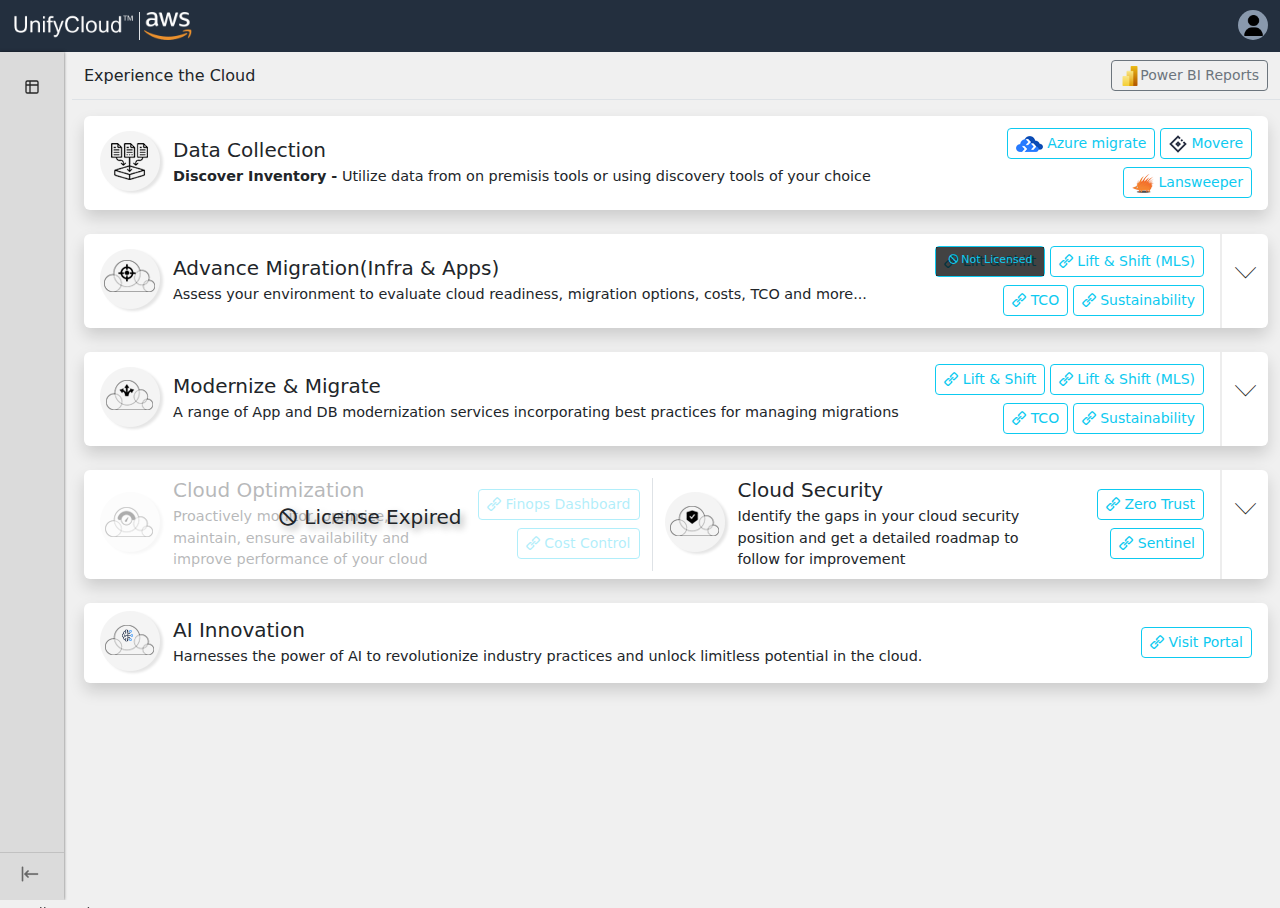
<file: index.html>
﻿<!doctype html>
<html lang="en">
<head>
    <meta charset="utf-8">
    <meta name="viewport" content="width=device-width, initial-scale=1">
    <title>AWS</title>
    <!-- bootstrap@5.3.2 -->
    <link rel="stylesheet" href="assets/css/bootstrap.css">
    <link rel="stylesheet" href="assets/css/icofont.css" rel="stylesheet" />
    <link rel="stylesheet" href="assets/css/style.css" rel="stylesheet" />
    <link href="assets/css/responsive.css" rel="stylesheet" />
</head>
  <body class="navbar-vertical-collapsed">
      <section class="topbar">
          <div class="container-fluid">
              <div class="row g-2 align-items-center">
                  <div class="col-auto mmenu">
                    <a href="javascript:void(0);" onclick="showmenumobile()">
                        <img src="assets/img/icons/menu-bar.png" alt="">
                    </a>
                  </div>
                  <div class="col-auto brandlogo">
                      <img src="assets/img/uc-logo-white.png" />
                  </div>
                  <div class="col-auto border-start awslogo">
                      <img src="assets/img/aws-logo-white.png" />
                  </div>
                  <div class="col text-end">
                      <div class="dropdown profilebtn">
                          <span class="" data-bs-toggle="dropdown" aria-expanded="false">
                              <img src="assets/img/user.png" />
                          </span>
                          
                          <ul class="dropdown-menu">
                              <li>
                                  <a href="change-password.html" class="dropdown-item">Change Password</a>
                              </li>

                              <li><hr class="dropdown-divider"></li>
                              <li><a href="login.html" class="dropdown-item">Logout</a></li>
                          </ul>
                      </div>
                  </div>
              </div>
          </div>
      </section>
      <section class="bottomSec">
          <div class="mobmenubg">
              <a href="javascript:void();" id="Closemenu" onclick="hidemenumobile()"><i class="icofont-close-line-squared-alt"></i></a>
          </div>
          <div class="sidebar">
              
              <nav class="navbar navbar-vertical navbar-expand-lg">
                  <div class="" id="navbarVerticalCollapse">
                      <!-- scrollbar removed-->
                      <div class="navbar-vertical-content">
                          <ul class="navbar-nav flex-column" id="navbarVerticalNav">


                              
                              <li class="nav-item">
                                  <div class="nav-item-wrapper">
                                      <a class="nav-link label-1" href="index.html" role="button" data-bs-toggle="" aria-expanded="false">
                                          <div class="d-flex align-items-center"><span class="nav-link-icon"><svg xmlns="http://www.w3.org/2000/svg" width="16px" height="16px" viewBox="0 0 24 24" fill="none" stroke="currentColor" stroke-width="2" stroke-linecap="round" stroke-linejoin="round" class="feather feather-table"><path d="M9 3H5a2 2 0 0 0-2 2v4m6-6h10a2 2 0 0 1 2 2v4M9 3v18m0 0h10a2 2 0 0 0 2-2V9M9 21H5a2 2 0 0 1-2-2V9m0 0h18"></path></svg></span><span class="nav-link-text-wrapper"><span class="nav-link-text">Dashboard</span></span></div>
                                      </a>
                                  </div><!-- parent pages-->
                              </li>
                          </ul>
                      </div>
                  </div>
              </nav>
              <div class="navbar-vertical-footer">
                  <a href="javascript:void()" id="expandMenu" onclick="expandMenu()" style="display:none;">
                      <img src="assets/img/icons/right-align.png" style="height:20px" />
                  </a>
                  <a href="javascript:void()" id="collapseMenu" onclick="collapseMenu()">
                      <img src="assets/img/icons/left-align.png" style="height:20px" />
                      <span>Collapsed view</span>
                  </a>
              </div>
          </div>
          <div class="mainContent ps-2 pb-5">
              <div class="border-bottom py-2 mb-3">
                  <div class="container-fluid">
                      <div class="row g-2 align-items-center justify-content-between">
                          <div class="col-auto">
                              <h6 class="mb-0">Experience the Cloud</h6>
                          </div>
                          <div class="col-auto">
                              <a href="#" class="btn btn-outline-secondary btn-sm">
                                  <img src="assets/img/powerbi-logo.png" height="20" />Power BI Reports
                              </a>
                          </div>
                      </div>
                  </div>
              </div>
              <div class="firstpge">
                  <div class="container-fluid">
                      <div class="row g-4">
                          <div class="col-12">
                              <div class="shadow rounded-2 px-3 py-2 bg-white">
                                  <div class="row g-2 align-items-center">
                                      <div class="col-auto">
                                          <img src="assets/img/icons/data-collection-logo.png" />
                                      </div>
                                      <div class="col-auto">
                                          <h6 class="fs-5 mb-1">Data Collection</h6>
                                          <p class="mb-0"><strong>Discover Inventory -</strong> Utilize data from on premisis tools or using discovery tools of your choice</p>
                                      </div>
                                      <div class="col text-end">
                                          <a href="#" class="btn btn-outline-info btn-sm my-1">
                                              <img src="assets/img/logo/azure-migrate.png" />&nbsp;Azure migrate
                                          </a>
                                          <a href="#" class="btn btn-outline-info btn-sm my-1">
                                              <img src="assets/img/logo/movere.png" />&nbsp;Movere
                                          </a>
                                          <a href="#" class="btn btn-outline-info btn-sm my-1">
                                              <img src="assets/img/logo/lansweeper.png" />&nbsp;Lansweeper
                                          </a>
                                      </div>
                                  </div>


                              </div>
                          </div>
                          <div class="col-12">
                              <div class="shadow rounded-2 overflow-hidden bg-white">
                                  <div class="px-3 py-2 position-relative mainBox">
                                      <div class="row g-2 align-items-center">
                                          <div class="col-auto">
                                              <img src="assets/img/logo/infra-assessment-logo.png" />
                                          </div>
                                          <div class="col-auto">
                                              <h6 class="fs-5 mb-1">Advance Migration(Infra & Apps)</h6>
                                              <p class="mb-0">Assess your environment to evaluate cloud readiness, migration options, costs, TCO and more...</p>
                                          </div>
                                          <div class="col text-end">
                                              <a href="#" class="btn btn-outline-info btn-sm my-1 restrictedBtn">
                                                  <i class="icofont-link-alt"></i>&nbsp;Lift &amp; Shift
                                                  <span><i class="icofont-not-allowed"></i>Not Licensed</span>
                                              </a>
                                              <a href="#" class="btn btn-outline-info btn-sm my-1">
                                                  <i class="icofont-link-alt"></i>&nbsp;Lift &amp; Shift (MLS)
                                              </a>
                                              <a href="#" class="btn btn-outline-info btn-sm my-1">
                                                  <i class="icofont-link-alt"></i>&nbsp;TCO
                                              </a>
                                              <a href="#" class="btn btn-outline-info btn-sm my-1">
                                                  <i class="icofont-link-alt"></i>&nbsp;Sustainability
                                              </a>
                                          </div>
                                      </div>
                                      <a href="javascript:void()" class="downIco toggle-btn" data-target="box1">
                                          <i class="icofont-thin-down ico1"></i>
                                          <i class="icofont-thin-up ico2"></i>
                                      </a>
                                  </div>

                                  <div class="DetailBox" id="box1" style="display:none;">
                                      <div>
                                          <ul class="nav nav-tabs ps-3" id="myTab" role="tablist">
                                              <li class="nav-item" role="presentation">
                                                  <button class="nav-link active" id="home-tab" data-bs-toggle="tab" data-bs-target="#home-tab-pane" type="button" role="tab" aria-controls="home-tab-pane" aria-selected="true">Data Estate</button>
                                              </li>
                                              <li class="nav-item" role="presentation">
                                                  <button class="nav-link" id="profile-tab" data-bs-toggle="tab" data-bs-target="#profile-tab-pane" type="button" role="tab" aria-controls="profile-tab-pane" aria-selected="false">Migration Assist</button>
                                              </li>

                                          </ul>
                                          <div class="tab-content" id="myTabContent">
                                              <div class="tab-pane fade show active p-3" id="home-tab-pane" role="tabpanel" aria-labelledby="home-tab" tabindex="0">
                                                  <p class="mb-2">Get detailed summary about SQL MI and SQL Vcore available on premisis.</p>
                                                  <a href="#" class="btn btn-outline-dark btn-sm my-1">
                                                      <i class="icofont-link-alt"></i>&nbsp;SQL MI
                                                  </a>
                                                  <a href="#" class="btn btn-outline-dark btn-sm my-1">
                                                      <i class="icofont-link-alt"></i>&nbsp;SQL Vcore
                                                  </a>
                                              </div>
                                              <div class="tab-pane fade p-3" id="profile-tab-pane" role="tabpanel" aria-labelledby="profile-tab" tabindex="0">
                                                  <p class="mb-2">Get detailed summary about Migration Assist Infrastructure and Applications.</p>
                                                  <a href="#" class="btn btn-outline-dark btn-sm my-1">
                                                      <i class="icofont-link-alt"></i>&nbsp;Infra 6R & Workload
                                                  </a>
                                                  <a href="#" class="btn btn-outline-dark btn-sm my-1">
                                                      <i class="icofont-link-alt"></i>&nbsp;Application 6R & Workload
                                                  </a>
                                              </div>
                                          </div>
                                      </div>
                                  </div>
                              </div>
                          </div>

                          <div class="col-12">
                              <div class="shadow rounded-2 overflow-hidden bg-white">
                                  <div class="px-3 py-2 position-relative mainBox">
                                      <div class="row g-2 align-items-center">
                                          <div class="col-auto">
                                              <img src="assets/img/logo/modernize-migrate-logo.png" />
                                          </div>
                                          <div class="col-auto">
                                              <h6 class="fs-5 mb-1">Modernize & Migrate</h6>
                                              <p class="mb-0">A range of App and DB modernization services incorporating best practices for managing migrations</p>
                                          </div>
                                          <div class="col text-end">
                                              <a href="#" class="btn btn-outline-info btn-sm my-1">
                                                  <i class="icofont-link-alt"></i>&nbsp;Lift &amp; Shift
                                              </a>
                                              <a href="#" class="btn btn-outline-info btn-sm my-1">
                                                  <i class="icofont-link-alt"></i>&nbsp;Lift &amp; Shift (MLS)
                                              </a>
                                              <a href="#" class="btn btn-outline-info btn-sm my-1">
                                                  <i class="icofont-link-alt"></i>&nbsp;TCO
                                              </a>
                                              <a href="#" class="btn btn-outline-info btn-sm my-1">
                                                  <i class="icofont-link-alt"></i>&nbsp;Sustainability
                                              </a>
                                          </div>
                                      </div>
                                      <a href="javascript:void()" class="downIco toggle-btn" data-target="box2">
                                          <i class="icofont-thin-down ico1"></i>
                                          <i class="icofont-thin-up ico2"></i>
                                      </a>
                                  </div>

                                  <div class="DetailBox" id="box2" style="display:none;">
                                      <div>
                                          <ul class="nav nav-tabs ps-3" id="myTab2" role="tablist">
                                              <li class="nav-item" role="presentation">
                                                  <button class="nav-link active" id="home-tab2" data-bs-toggle="tab" data-bs-target="#home-tab-pane2" type="button" role="tab" aria-controls="home-tab-pane2" aria-selected="true">Data Estate</button>
                                              </li>
                                              <li class="nav-item" role="presentation">
                                                  <button class="nav-link" id="profile-tab2" data-bs-toggle="tab" data-bs-target="#profile-tab-pane2" type="button" role="tab" aria-controls="profile-tab-pane2" aria-selected="false">Migration Assist</button>
                                              </li>

                                          </ul>
                                          <div class="tab-content" id="myTabContent2">
                                              <div class="tab-pane fade show active p-3" id="home-tab-pane2" role="tabpanel" aria-labelledby="home-tab2" tabindex="0">
                                                  <p class="mb-2">Get detailed summary about SQL MI and SQL Vcore available on premisis.</p>
                                                  <a href="#" class="btn btn-outline-dark btn-sm my-1">
                                                      <i class="icofont-link-alt"></i>&nbsp;SQL MI
                                                  </a>
                                                  <a href="#" class="btn btn-outline-dark btn-sm my-1">
                                                      <i class="icofont-link-alt"></i>&nbsp;SQL Vcore
                                                  </a>
                                              </div>
                                              <div class="tab-pane fade p-3" id="profile-tab-pane2" role="tabpanel" aria-labelledby="profile-tab2" tabindex="0">
                                                  <p class="mb-2">Get detailed summary about Migration Assist Infrastructure and Applications.</p>
                                                  <a href="#" class="btn btn-outline-dark btn-sm my-1">
                                                      <i class="icofont-link-alt"></i>&nbsp;Infra 6R & Workload
                                                  </a>
                                                  <a href="#" class="btn btn-outline-dark btn-sm my-1">
                                                      <i class="icofont-link-alt"></i>&nbsp;Application 6R & Workload
                                                  </a>
                                              </div>
                                          </div>
                                      </div>
                                  </div>
                              </div>
                          </div>

                          <div class="col-12">
                              <div class="shadow rounded-2 overflow-hidden bg-white">
                                  <div class="px-3 py-2 position-relative mainBox">
                                      <div class="row g-4">
                                          <div class="col-md">
                                              <div class="position-relative">
                                                  <div class="row g-2 align-items-center">
                                                      <div class="col-auto">
                                                          <img src="assets/img/logo/manage-optimize-logo.png" />
                                                      </div>
                                                      <div class="col">
                                                          <h6 class="fs-5 mb-1">Cloud Optimization</h6>
                                                          <p class="mb-0">Proactively monitor, optimize, maintain, ensure availability and improve performance of your cloud</p>
                                                      </div>
                                                      <div class="col-4 text-end">
                                                          <a href="#" class="btn btn-outline-info btn-sm my-1">
                                                              <i class="icofont-link-alt"></i>&nbsp;Finops Dashboard
                                                          </a>
                                                          <a href="#" class="btn btn-outline-info btn-sm my-1">
                                                              <i class="icofont-link-alt"></i>&nbsp;Cost Control
                                                          </a>
                                                      </div>
                                                  </div>
                                                  <div class="RestrictedBox">
                                                      <i class="icofont-not-allowed"></i>
                                                      <span>License Expired</span>
                                                  </div>
                                              </div>
                                          </div>
                                          <div class="col-md border-start">
                                              <div class="position-relative">
                                                  <div class="row g-2 align-items-center">
                                                      <div class="col-auto">
                                                          <img src="assets/img/logo/cloudsecurity-logo.png" />
                                                      </div>
                                                      <div class="col">
                                                          <h6 class="fs-5 mb-1">Cloud Security</h6>
                                                          <p class="mb-0">Identify the gaps in your cloud security position and get a detailed roadmap to follow for improvement</p>
                                                      </div>
                                                      <div class="col-4 text-end">
                                                          <a href="#" class="btn btn-outline-info btn-sm my-1">
                                                              <i class="icofont-link-alt"></i>&nbsp;Zero Trust
                                                          </a>
                                                          <a href="#" class="btn btn-outline-info btn-sm my-1">
                                                              <i class="icofont-link-alt"></i>&nbsp;Sentinel
                                                          </a>
                                                      </div>
                                                  </div>
                                              </div>
                                          </div>
                                      </div>

                                      <a href="javascript:void()" class="downIco toggle-btn" data-target="box3">
                                          <i class="icofont-thin-down ico1"></i>
                                          <i class="icofont-thin-up ico2"></i>
                                      </a>
                                  </div>

                                  <div class="DetailBox" id="box3" style="display:none;">
                                      <div>
                                          <ul class="nav nav-tabs ps-3" id="myTab3" role="tablist">
                                              <li class="nav-item" role="presentation">
                                                  <button class="nav-link active" id="home-tab3" data-bs-toggle="tab" data-bs-target="#home-tab-pane3" type="button" role="tab" aria-controls="home-tab-pane3" aria-selected="true">Data Estate</button>
                                              </li>
                                              <li class="nav-item" role="presentation">
                                                  <button class="nav-link" id="profile-tab3" data-bs-toggle="tab" data-bs-target="#profile-tab-pane3" type="button" role="tab" aria-controls="profile-tab-pane3" aria-selected="false">Migration Assist</button>
                                              </li>

                                          </ul>
                                          <div class="tab-content" id="myTabContent3">
                                              <div class="tab-pane fade show active p-3" id="home-tab-pane3" role="tabpanel" aria-labelledby="home-tab3" tabindex="0">
                                                  <p class="mb-2">Get detailed summary about SQL MI and SQL Vcore available on premisis.</p>
                                                  <a href="#" class="btn btn-outline-dark btn-sm my-1">
                                                      <i class="icofont-link-alt"></i>&nbsp;SQL MI
                                                  </a>
                                                  <a href="#" class="btn btn-outline-dark btn-sm my-1">
                                                      <i class="icofont-link-alt"></i>&nbsp;SQL Vcore
                                                  </a>
                                              </div>
                                              <div class="tab-pane fade p-3" id="profile-tab-pane3" role="tabpanel" aria-labelledby="profile-tab3" tabindex="0">
                                                  <p class="mb-2">Get detailed summary about Migration Assist Infrastructure and Applications.</p>
                                                  <a href="#" class="btn btn-outline-dark btn-sm my-1">
                                                      <i class="icofont-link-alt"></i>&nbsp;Infra 6R & Workload
                                                  </a>
                                                  <a href="#" class="btn btn-outline-dark btn-sm my-1">
                                                      <i class="icofont-link-alt"></i>&nbsp;Application 6R & Workload
                                                  </a>
                                              </div>
                                          </div>
                                      </div>
                                  </div>
                              </div>
                          </div>
                          <div class="col-12">
                              <div class="shadow rounded-2 px-3 py-2 bg-white">
                                  <div class="row g-2 align-items-center">
                                      <div class="col-auto">
                                          <img src="assets/img/logo/ai-innovation-logo.png" />
                                      </div>
                                      <div class="col-auto">
                                          <h6 class="fs-5 mb-1">AI Innovation</h6>
                                          <p class="mb-0">Harnesses the power of AI to revolutionize industry practices and unlock limitless potential in the cloud.</p>
                                      </div>
                                      <div class="col text-end">
                                          <a href="#" class="btn btn-outline-info btn-sm my-1">
                                              <i class="icofont-link-alt"></i>&nbsp;Visit Portal
                                          </a>
                                      </div>
                                  </div>


                              </div>
                          </div>
                      </div>
                  </div>
              </div>
          </div>
      </section>

      <script src="https://ajax.googleapis.com/ajax/libs/jquery/3.6.0/jquery.min.js"></script>
      <!-- bootstrap@5.3.2 -->
      <script src="https://cdn.jsdelivr.net/npm/@popperjs/core@2.11.8/dist/umd/popper.min.js" integrity="sha384-I7E8VVD/ismYTF4hNIPjVp/Zjvgyol6VFvRkX/vR+Vc4jQkC+hVqc2pM8ODewa9r" crossorigin="anonymous"></script>
      <script src="assets/js/bootstrap.min.js"></script>
      <script src="assets/js/settings.js"></script>
  </body>
</html>
</file>
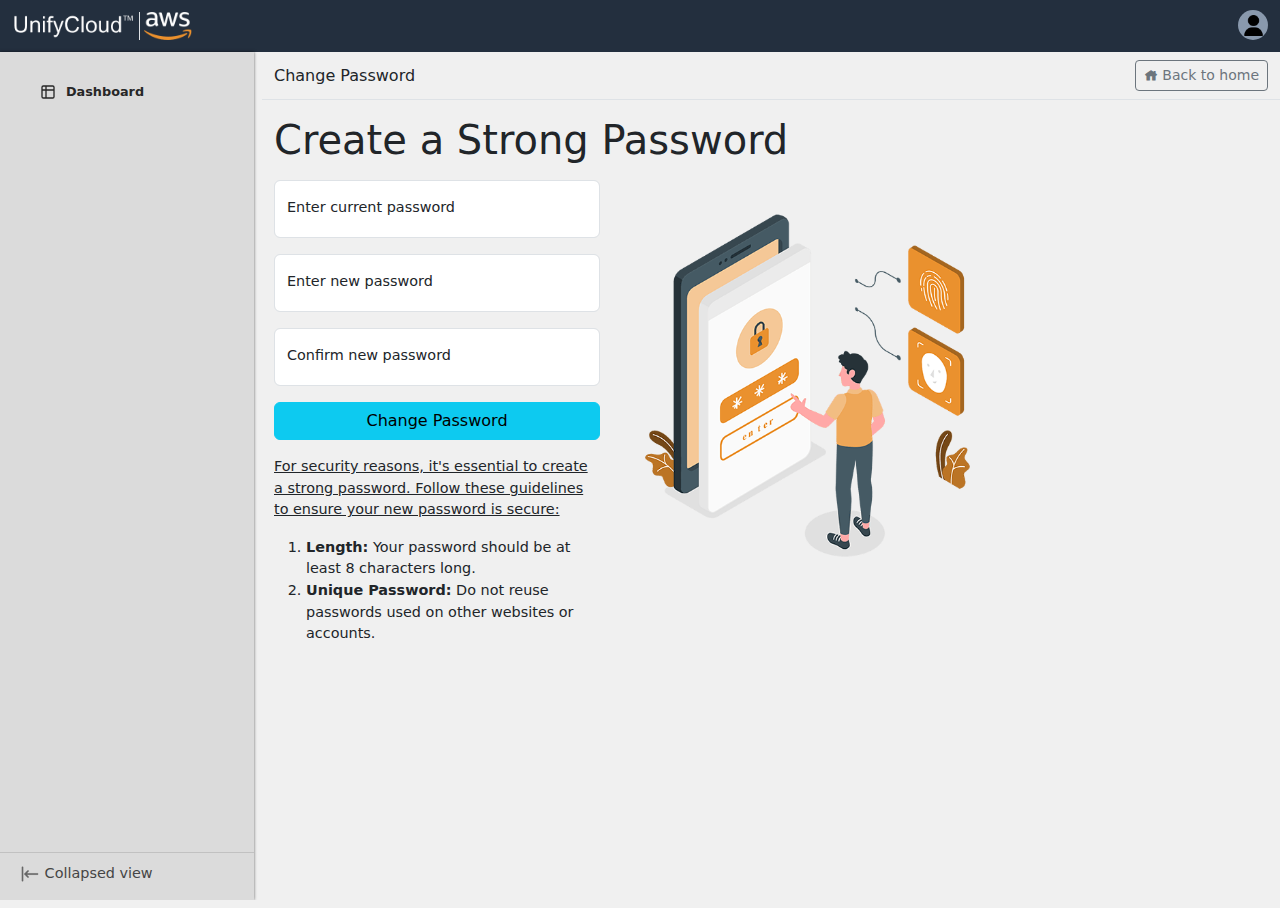
<file: change-password.html>
﻿<!doctype html>
<html lang="en">
<head>
    <meta charset="utf-8">
    <meta name="viewport" content="width=device-width, initial-scale=1">
    <title>AWS : Change Password</title>
    <!-- bootstrap@5.3.2 -->
    <link rel="stylesheet" href="assets/css/bootstrap.css">
    <link rel="stylesheet" href="assets/css/icofont.css" rel="stylesheet" />
    <link rel="stylesheet" href="assets/css/style.css" rel="stylesheet" />
    <link href="assets/css/responsive.css" rel="stylesheet" />
</head>
<body class="">
    <section class="topbar">
        <div class="container-fluid">
            <div class="row g-2 align-items-center">
                <div class="col-auto mmenu">
                    <a href="javascript:void(0);" onclick="showmenumobile()">
                        <!-- <i class="icofont-navigation-menu"></i> -->
                        <img src="assets/img/icons/menu-bar.png" alt="">
                    </a>
                </div>
                <div class="col-auto brandlogo">
                    <img src="assets/img/uc-logo-white.png" />
                </div>
                <div class="col-auto border-start awslogo">
                    <img src="assets/img/aws-logo-white.png" />
                </div>
                <div class="col text-end">
                    <div class="dropdown profilebtn">
                        <span class="" data-bs-toggle="dropdown" aria-expanded="false">
                            <img src="assets/img/user.png" />
                        </span>
                        <!--<button class="btn btn-secondary dropdown-toggle" type="button" data-bs-toggle="dropdown" aria-expanded="false">
        Dropdown
    </button>-->
                        <ul class="dropdown-menu">
                            <li>
                                <a href="change-password.html" class="dropdown-item">Change Password</a>
                            </li>

                            <li><hr class="dropdown-divider"></li>
                            <li><a href="login.html" class="dropdown-item">Logout</a></li>
                        </ul>
                    </div>
                </div>
            </div>
        </div>
    </section>
    <section class="bottomSec">
        <div class="mobmenubg">
            <a href="javascript:void();" id="Closemenu" onclick="hidemenumobile()"><i class="icofont-close-line-squared-alt"></i></a>
        </div>
        <div class="sidebar">

            <nav class="navbar navbar-vertical navbar-expand-lg">
                <div class="" id="navbarVerticalCollapse">
                    <!-- scrollbar removed-->
                    <div class="navbar-vertical-content">
                        <ul class="navbar-nav flex-column" id="navbarVerticalNav">



                            <li class="nav-item">
                                <div class="nav-item-wrapper">
                                    <a class="nav-link label-1" href="index.html" role="button" data-bs-toggle="" aria-expanded="false">
                                        <div class="d-flex align-items-center"><span class="nav-link-icon"><svg xmlns="http://www.w3.org/2000/svg" width="16px" height="16px" viewBox="0 0 24 24" fill="none" stroke="currentColor" stroke-width="2" stroke-linecap="round" stroke-linejoin="round" class="feather feather-table"><path d="M9 3H5a2 2 0 0 0-2 2v4m6-6h10a2 2 0 0 1 2 2v4M9 3v18m0 0h10a2 2 0 0 0 2-2V9M9 21H5a2 2 0 0 1-2-2V9m0 0h18"></path></svg></span><span class="nav-link-text-wrapper"><span class="nav-link-text">Dashboard</span></span></div>
                                    </a>
                                </div><!-- parent pages-->
                            </li>
                        </ul>
                    </div>
                </div>
            </nav>
            <div class="navbar-vertical-footer">
                <a href="javascript:void()" id="expandMenu" onclick="expandMenu()" style="display:none;">
                    <img src="assets/img/icons/right-align.png" style="height:20px" />
                </a>
                <a href="javascript:void()" id="collapseMenu" onclick="collapseMenu()">
                    <img src="assets/img/icons/left-align.png" style="height:20px" />
                    <span>Collapsed view</span>
                </a>
            </div>
        </div>
        <div class="mainContent ps-2 pb-5">
            <div class="border-bottom py-2 mb-3">
                <div class="container-fluid">
                    <div class="row g-2 align-items-center justify-content-between">
                        <div class="col-auto">
                            <h6 class="mb-0">Change Password</h6>
                        </div>
                        <div class="col-auto">
                            <a href="index.html" class="btn btn-outline-secondary btn-sm">
                                <i class="icofont-home"></i> Back to home
                            </a>
                        </div>
                    </div>
                </div>
            </div>
            <div>
                <div class="container-fluid">
                    <div class="row g-2">
                        <div class="col-12">
                            <div>
                                <h5 class="display-6">Create a Strong Password</h5>
                            </div>
                        </div>
                        <div class="col-md-4">
                            <div>

                                <div class="mb-3">
                                    <div class="form-floating mb-3">
                                        <input type="email" class="form-control" id="floatingInput" placeholder="name@example.com">
                                        <label for="floatingInput">Enter current password</label>
                                    </div>
                                    <div class="form-floating mb-3">
                                        <input type="email" class="form-control" id="floatingInput" placeholder="name@example.com">
                                        <label for="floatingInput">Enter new password</label>
                                    </div>
                                    <div class="form-floating mb-3">
                                        <input type="email" class="form-control" id="floatingInput" placeholder="name@example.com">
                                        <label for="floatingInput">Confirm new password</label>
                                    </div>
                                    <div>
                                        <button class="btn btn-info w-100">Change Password</button>
                                    </div>
                                </div>
                                <div>
                                    <p><u>For security reasons, it's essential to create a strong password. Follow these guidelines to ensure your new password is secure:</u></p>
                                    <ol>
                                        <li>
                                            <strong>Length:</strong> Your password should be at least 8 characters long.
                                        </li>
                                        <li><strong>Unique Password:</strong> Do not reuse passwords used on other websites or accounts.</li>
                                    </ol>
                                </div>
                            </div>
                        </div>
                        <div class="col-md-5">
                            <img src="assets/img/password-amico.png" class="img-fluid" />
                        </div>
                    </div>
                </div>
            </div>
        </div>
    </section>

    <script src="https://ajax.googleapis.com/ajax/libs/jquery/3.6.0/jquery.min.js"></script>
    <!-- bootstrap@5.3.2 -->
    <script src="https://cdn.jsdelivr.net/npm/@popperjs/core@2.11.8/dist/umd/popper.min.js" integrity="sha384-I7E8VVD/ismYTF4hNIPjVp/Zjvgyol6VFvRkX/vR+Vc4jQkC+hVqc2pM8ODewa9r" crossorigin="anonymous"></script>
    <script src="assets/js/bootstrap.min.js"></script>
    <script src="assets/js/settings.js"></script>
</body>
</html>
</file>
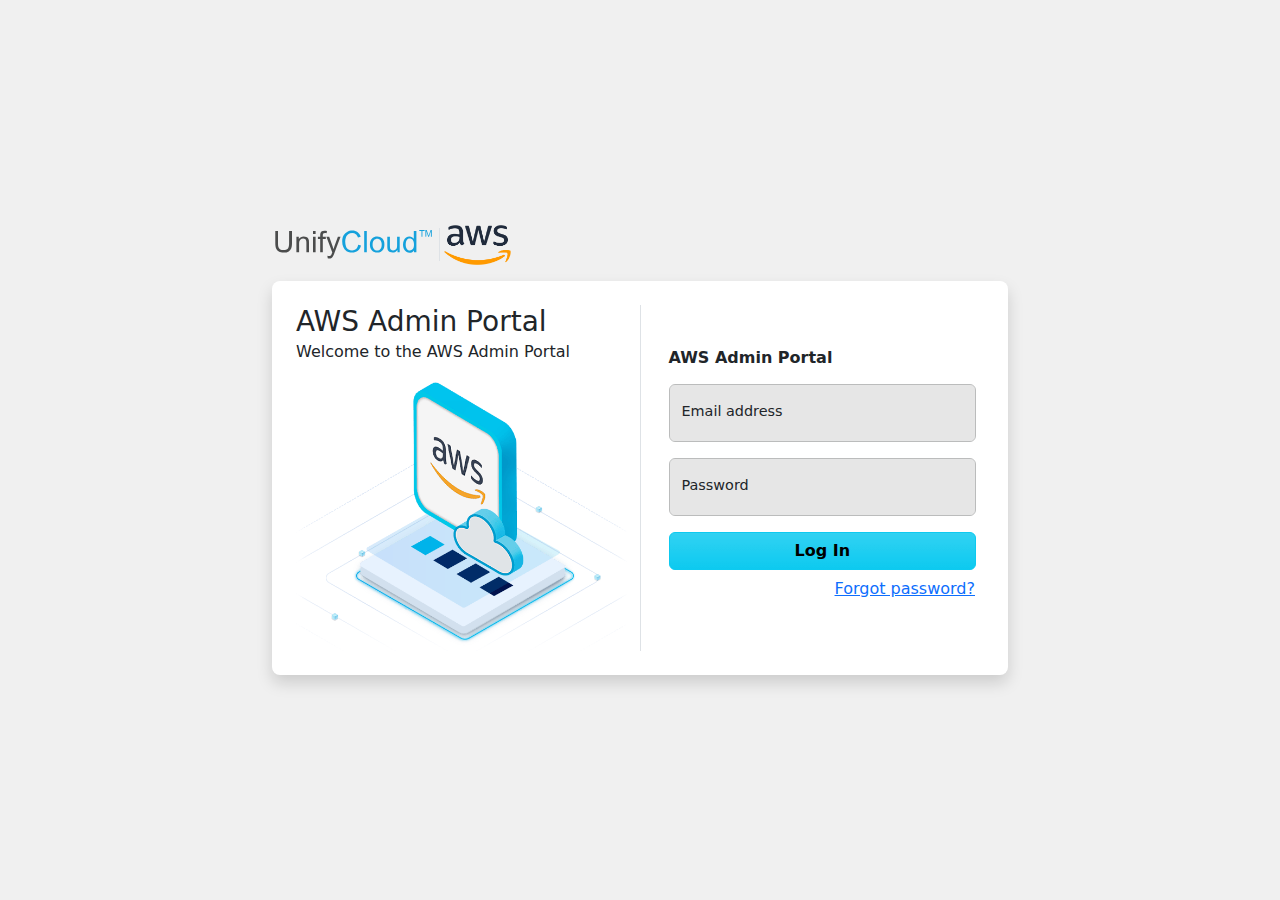
<file: login.html>
﻿<!doctype html>
<html lang="en">
<head>
    <meta charset="utf-8">
    <meta name="viewport" content="width=device-width, initial-scale=1">
    <title>Bootstrap demo</title>
    <!-- bootstrap@5.3.2 -->
    <link rel="stylesheet" href="assets/css/bootstrap.css">
    <link rel="stylesheet" href="assets/css/icofont.css" rel="stylesheet" />
    <link rel="stylesheet" href="assets/css/style.css" rel="stylesheet" />
    <link href="assets/css/login.css" rel="stylesheet" />
    <link href="assets/libs/wow/animate.css" rel="stylesheet" />
</head>
<body>
    <section>
        <div class="container">
            <div class="row loginRow align-items-center justify-content-center">
                <div class="col-lg-8">
                    <div class="logoBox pb-3">
                        <div class="row align-items-center g-2">
                            <div class="col-auto border-end">
                                <img src="assets/img/uc-logo.svg" />
                            </div>
                            <div class="col-auto">
                                <img src="assets/img/aws-logo.png" />
                            </div>
                        </div>
                    </div>
                    <div class="bg-white shadow p-4 rounded-3">
                        <div>
                            <div class="row g-4 align-items-center">
                                <div class="col-md border-end">
                                    <h3 class="display-6 mb-1 fs-3">AWS Admin Portal</h3>
                                    <h6 class="">Welcome to the AWS Admin Portal</h6>
                                    <img src="assets/img/AWS_banner.png" class="img-fluid d-md-block d-lg-block d-none wow flipInX center" />
                                </div>
                                <div class="col-md">
                                    <div class="ps-1 ps-md-3 pe-2 loginBox">
                                        <div>
                                            <h3 class="fw-bolder h6 mb-3 mb-1">AWS Admin Portal</h3>
                                        </div>
                                        <div>
                                            <div class="form-floating mb-3">
                                                <input type="email" class="form-control" id="floatingInput" placeholder="name@example.com">
                                                <label for="floatingInput">Email address</label>
                                            </div>
                                            <div class="form-floating mb-3">
                                                <input type="password" class="form-control" id="floatingPassword" placeholder="Password">
                                                <label for="floatingPassword">Password</label>
                                            </div>
                                        </div>
                                        <div>
                                            <button class="btn btn-info bg-gradient w-100 fw-bold" onclick="login()">Log In</button>
                                        </div>
                                        <div class="text-end">
                                            <a href="#" class="btn btn-link pe-0">Forgot password?</a>
                                        </div>
                                    </div>
                                    <div class="ps-1 ps-md-3 pe-2 otpBox" style="display:none;">
                                        <div>
                                            <a href="javascript:void()" class="btn btn-outline-dark btn-sm py-1" onclick="backtologin();"><i class="icofont-arrow-left"></i> Back to login page</a>
                                            <h3 class="fw-bolder h5 mb-1 mt-3">2 Step Verification</h3>
                                            <p class="lead mb-1"><strong>Enter a verification code</strong></p>
                                            <div class="alert alert-success" role="alert">
                                                An email with a verification code has been sent on your registered email id.
                                            </div>
                                            <!--<p>An email with a verification code has been sent on your registered email id.</p>-->
                                        </div>
                                        <div>
                                            <div class="form-floating mb-3">
                                                <input type="password" class="form-control" id="mfacode" placeholder="name@example.com">
                                                <label for="mfacode">Enter verification code</label>
                                            </div>
                                        </div>
                                        <div class="mb-2">
                                            <button class="btn btn-info bg-gradient w-100 fw-bold">Submit</button>
                                        </div>
                                        <div class="text-end">
                                            Didn't Receive the Code? <a href="#" class="">Resend Code </a>
                                        </div>
                                    </div>
                                </div>
                            </div>
                        </div>
                    </div>
                </div>
            </div>
        </div>
    </section>
    <div class="toast-container position-fixed top-0 end-0 p-3">
        <div id="liveToast" class="toast" role="alert" aria-live="assertive" aria-atomic="true">
            <div class="toast-header">
                <svg class="bd-placeholder-img rounded me-2" width="20" height="20" xmlns="http://www.w3.org/2000/svg" aria-hidden="true" preserveAspectRatio="xMidYMid slice" focusable="false"><rect width="100%" height="100%" fill="#007aff"></rect></svg>
                <strong class="me-auto toastheading">Bootstrap</strong>
                <!--<small>11 mins ago</small>-->
                <button type="button" class="btn-close" data-bs-dismiss="toast" aria-label="Close"></button>
            </div>
            <div class="toast-body">
                Hello, world! This is a toast message.
            </div>
        </div>
    </div>
    <!--  -->

    <script src="https://ajax.googleapis.com/ajax/libs/jquery/3.6.0/jquery.min.js"></script>
    <!-- bootstrap@5.3.2 -->
    <script src="https://cdn.jsdelivr.net/npm/@popperjs/core@2.11.8/dist/umd/popper.min.js" integrity="sha384-I7E8VVD/ismYTF4hNIPjVp/Zjvgyol6VFvRkX/vR+Vc4jQkC+hVqc2pM8ODewa9r" crossorigin="anonymous"></script>
    <script src="assets/js/bootstrap.min.js"></script>
    <script src="assets/libs/wow/wow.min.js"></script>
    <script src="assets/js/settings.js"></script>
    <script>
        new WOW().init();
    </script>
</body>
</html>
</file>
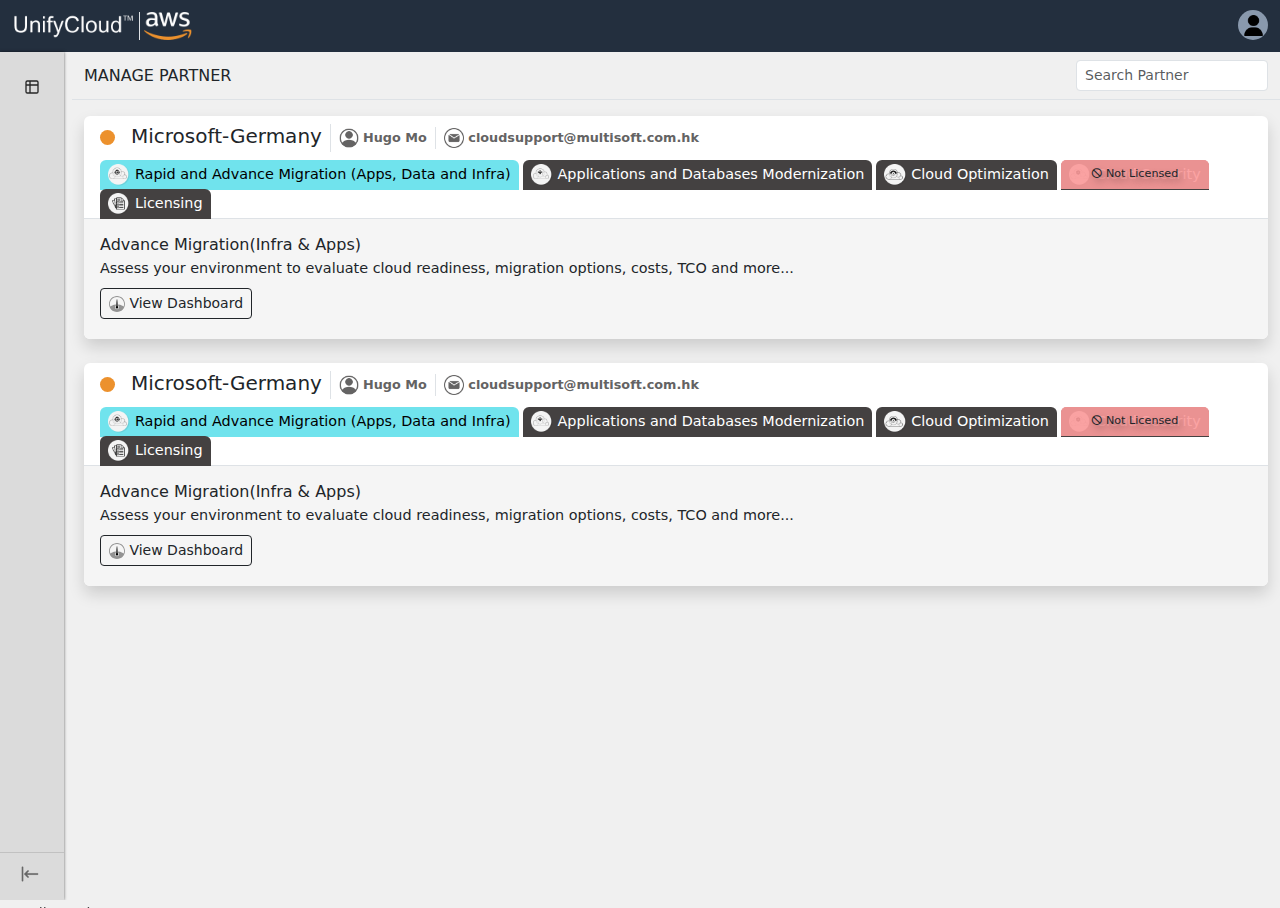
<file: Partners.html>
﻿<!doctype html>
<html lang="en">
<head>
    <meta charset="utf-8">
    <meta name="viewport" content="width=device-width, initial-scale=1">
    <title>AWS</title>
    <!-- bootstrap@5.3.2 -->
    <link rel="stylesheet" href="assets/css/bootstrap.css">
    <link rel="stylesheet" href="assets/css/icofont.css" rel="stylesheet" />
    <link rel="stylesheet" href="assets/css/style.css" rel="stylesheet" />
    <link href="assets/css/responsive.css" rel="stylesheet" />
</head>
<body class="navbar-vertical-collapsed">
    <section class="topbar">
        <div class="container-fluid">
            <div class="row g-2 align-items-center">
                <div class="col-auto mmenu">
                    <a href="javascript:void(0);" onclick="showmenumobile()">
                        <img src="assets/img/icons/menu-bar.png" alt="">
                    </a>
                </div>
                <div class="col-auto brandlogo">
                    <img src="assets/img/uc-logo-white.png" />
                </div>
                <div class="col-auto border-start awslogo">
                    <img src="assets/img/aws-logo-white.png" />
                </div>
                <div class="col text-end">
                    <div class="dropdown profilebtn">
                        <span class="" data-bs-toggle="dropdown" aria-expanded="false">
                            <img src="assets/img/user.png" />
                        </span>

                        <ul class="dropdown-menu">
                            <li>
                                <a href="change-password.html" class="dropdown-item">Change Password</a>
                            </li>

                            <li><hr class="dropdown-divider"></li>
                            <li><a href="login.html" class="dropdown-item">Logout</a></li>
                        </ul>
                    </div>
                </div>
            </div>
        </div>
    </section>
    <section class="bottomSec">
        <div class="mobmenubg">
            <a href="javascript:void();" id="Closemenu" onclick="hidemenumobile()"><i class="icofont-close-line-squared-alt"></i></a>
        </div>
        <div class="sidebar">

            <nav class="navbar navbar-vertical navbar-expand-lg">
                <div class="" id="navbarVerticalCollapse">
                    <!-- scrollbar removed-->
                    <div class="navbar-vertical-content">
                        <ul class="navbar-nav flex-column" id="navbarVerticalNav">



                            <li class="nav-item">
                                <div class="nav-item-wrapper">
                                    <a class="nav-link label-1" href="index.html" role="button" data-bs-toggle="" aria-expanded="false">
                                        <div class="d-flex align-items-center"><span class="nav-link-icon"><svg xmlns="http://www.w3.org/2000/svg" width="16px" height="16px" viewBox="0 0 24 24" fill="none" stroke="currentColor" stroke-width="2" stroke-linecap="round" stroke-linejoin="round" class="feather feather-table"><path d="M9 3H5a2 2 0 0 0-2 2v4m6-6h10a2 2 0 0 1 2 2v4M9 3v18m0 0h10a2 2 0 0 0 2-2V9M9 21H5a2 2 0 0 1-2-2V9m0 0h18"></path></svg></span><span class="nav-link-text-wrapper"><span class="nav-link-text">Dashboard</span></span></div>
                                    </a>
                                </div><!-- parent pages-->
                            </li>
                        </ul>
                    </div>
                </div>
            </nav>
            <div class="navbar-vertical-footer">
                <a href="javascript:void()" id="expandMenu" onclick="expandMenu()" style="display:none;">
                    <img src="assets/img/icons/right-align.png" style="height:20px" />
                </a>
                <a href="javascript:void()" id="collapseMenu" onclick="collapseMenu()">
                    <img src="assets/img/icons/left-align.png" style="height:20px" />
                    <span>Collapsed view</span>
                </a>
            </div>
        </div>
        <div class="mainContent ps-2 pb-5">
            <div class="border-bottom py-2 mb-3">
                <div class="container-fluid">
                    <div class="row g-2 align-items-center justify-content-between">
                        <div class="col-auto">
                            <h6 class="mb-0">MANAGE PARTNER</h6>
                        </div>
                        <div class="col-auto">
                            <div>
                                <input type="text" class="form-control form-control-sm" placeholder="Search Partner" name="name" value="" />
                            </div>
                        </div>
                    </div>
                </div>
            </div>
            <div class="firstpge">
                <div class="container-fluid">
                    <div class="row g-4">
                        <div class="col-12">
                            <div class="shadow rounded-2 overflow-hidden bg-white">
                                <div class="px-3 py-2 position-relative mainBox">
                                    <div class="row gx-3 gy-2 align-items-center">
                                        <div class="col-auto">
                                            <span class="PrtntSpan"></span>
                                        </div>
                                        <div class="col-auto border-end col-md-auto col-lg-auto">
                                            <h6 class="fs-5 mb-1"><a href="#" class="text-dark" style="outline:none;text-decoration:none">Microsoft-Germany</a></h6>
                                        </div>
                                        <div class="col-12 border-end col-md-auto col-lg-auto">
                                            <div class="PrtntStitle">
                                                <img src="assets/img/icons/account.png" height="20" /><span> <strong>Hugo Mo</strong></span>
                                            </div>
                                        </div>
                                        <div class="col-12 col-md-auto col-lg-auto">
                                            <div class="PrtntStitle">
                                                <img src="assets/img/icons/message.png" height="20" /> <span><strong>cloudsupport@multisoft.com.hk</strong></span>
                                            </div>
                                        </div>
                                    </div>
                                </div>

                                <div class="DetailBox" id="box1">
                                    <div>
                                        <ul class="nav nav-tabs ps-3" id="myTab" role="tablist">
                                            <li class="nav-item me-1" role="presentation">
                                                <button class="nav-link active px-2 py-1" id="tab-1" data-bs-toggle="tab" data-bs-target="#tab-pane-1" type="button" role="tab" aria-controls="tab-pane-1" aria-selected="true">
                                                    <img src="assets/img/logo/infra-assessment-logo.png" height="22" /> Rapid and Advance Migration (Apps, Data and Infra)
                                                </button>
                                            </li>
                                            <li class="nav-item me-1" role="presentation">
                                                <button class="nav-link px-2 py-1" id="tab-2" data-bs-toggle="tab" data-bs-target="#tab-pane-2" type="button" role="tab" aria-controls="tab-pane-2" aria-selected="false">
                                                    <img src="assets/img/logo/modernize-migrate-logo.png" height="22" /> Applications and Databases  Modernization
                                                </button>
                                            </li>
                                            <li class="nav-item me-1" role="presentation">
                                                <button class="nav-link px-2 py-1" id="tab-3" data-bs-toggle="tab" data-bs-target="#tab-pane-3" type="button" role="tab" aria-controls="tab-pane-3" aria-selected="false">
                                                    <img src="assets/img/logo/manage-optimize-logo.png" height="22" /> Cloud Optimization
                                                </button>
                                            </li>
                                            <li class="nav-item me-1" role="presentation">
                                                <button class="nav-link px-2 py-1" id="tab-4" data-bs-toggle="tab" data-bs-target="#tab-pane-4" type="button" role="tab" aria-controls="tab-pane-4" aria-selected="false">
                                                    <img src="assets/img/logo/cloudsecurity-logo.png" height="22" /> Cloud Security
                                                </button>
                                                <div class="RestrictedBox">
                                                    <i class="icofont-not-allowed"></i>
                                                    <span>Not Licensed</span>
                                                </div>
                                            </li>
                                            <li class="nav-item" role="presentation">
                                                <button class="nav-link px-2 py-1" id="tab-5" data-bs-toggle="tab" data-bs-target="#tab-pane-5" type="button" role="tab" aria-controls="tab-pane-5" aria-selected="false">
                                                    <img src="assets/img/logo/reporting-logo.png" height="22" /> Licensing
                                                </button>

                                            </li>
                                        </ul>
                                        <div class="tab-content" id="myTabContent" style="">
                                            <div class="tab-pane fade show active p-3" id="tab-pane-1" role="tabpanel" aria-labelledby="tab-1" tabindex="0">
                                                <!-- 1st Tab -->
                                                <h6 class="mb-1">Advance Migration(Infra & Apps)</h6>
                                                <p class="mb-1">Assess your environment to evaluate cloud readiness, migration options, costs, TCO and more...</p>
                                                <a href="#" class="btn btn-outline-dark btn-sm my-1">
                                                    <img src="assets/img/svg/dashboard.svg" height="16" />&nbsp;View Dashboard
                                                </a>
                                            </div>
                                            <div class="tab-pane fade p-3" id="tab-pane-2" role="tabpanel" aria-labelledby="tab-2" tabindex="0">
                                                <!-- 2nd Tab -->
                                                <h6 class="mb-1">Applications and Databases Modernization</h6>
                                                <p class="mb-1">A range of application modernization services incorporating best practices for managing migrations</p>
                                                <a href="#" class="btn btn-outline-dark btn-sm my-1">
                                                    <img src="assets/img/maximize.png" height="16" />&nbsp;App & DB Modernize
                                                </a>
                                            </div>
                                            <div class="tab-pane fade p-3" id="tab-pane-3" role="tabpanel" aria-labelledby="tab-3" tabindex="0">
                                                <!-- 3rd Tab -->
                                                <h6 class="mb-1">Manage & Optimize</h6>
                                                <p class="mb-1">Proactively monitor, optimize, maintain, ensure availability and improve performance of your cloud environment</p>
                                                <a href="#" class="btn btn-outline-dark btn-sm my-1">
                                                    <img src="assets/img/svg/dashboard.svg" height="16" />&nbsp;View Dashboard
                                                </a>
                                            </div>
                                            <div class="tab-pane fade p-3" id="tab-pane-4" role="tabpanel" aria-labelledby="tab-4" tabindex="0">
                                                <!-- 4th Tab -->
                                                <h6 class="mb-1">Cloud Security</h6>
                                                <p class="mb-1">Identify the gaps in your cloud security position and get a detailed roadmap for improvement.</p>
                                                <a href="#" class="btn btn-outline-dark btn-sm my-1">
                                                    <img src="assets/img/svg/dashboard.svg" height="16" />&nbsp;View Dashboard
                                                </a>
                                            </div>
                                            <div class="tab-pane fade p-3" id="tab-pane-5" role="tabpanel" aria-labelledby="tab-5" tabindex="0">
                                                <!-- 5th Tab -->
                                                <div class="row g-2 lscBx">
                                                    <div class="col-md-2">
                                                        <div class="bg-white border shadow">
                                                            <div class="px-2 py-1 border-bottom border-2">
                                                                <h6 class="mb-0">Infrastructure Assessment</h6>
                                                            </div>
                                                            <div class="">
                                                                <div class="border-bottom py-1 px-2 bg-success bg-opacity-10">
                                                                    <div class="row align-items-center justify-content-around">
                                                                        <div class="col-6">
                                                                            <span class="LicDte">Provisioning Date </span>
                                                                        </div>
                                                                        <div class="col-6 text-end">
                                                                            <span class="text-success"><strong>30/11/2024</strong></span>
                                                                        </div>
                                                                    </div>
                                                                </div>
                                                                <div class="py-1 px-2 bg-danger bg-opacity-10">
                                                                    <div class="row align-items-center justify-content-around">
                                                                        <div class="col-6">
                                                                            <span class="LicDte">Expiry Date </span>
                                                                        </div>
                                                                        <div class="col-6 text-end">
                                                                            <span class="text-danger"><strong>30/11/2024</strong></span>
                                                                        </div>
                                                                    </div>
                                                                </div>
                                                            </div>
                                                        </div>
                                                    </div>
                                                    <!-- 2 -->
                                                    <div class="col-md-2">
                                                        <div class="bg-white border shadow">
                                                            <div class="px-2 py-1 border-bottom border-2">
                                                                <h6 class="mb-0">App Modernization</h6>
                                                            </div>
                                                            <div class="">
                                                                <div class="border-bottom py-1 px-2">
                                                                    <div class="row align-items-center justify-content-around">
                                                                        <div class="col-6">
                                                                            <span class="LicDte">No. of APP</span>
                                                                        </div>
                                                                        <div class="col-6 text-end">
                                                                            <span class="text-dark"><strong>100</strong></span>
                                                                        </div>
                                                                    </div>
                                                                </div>
                                                                <div class="border-bottom py-1 px-2">
                                                                    <div class="row align-items-center justify-content-around">
                                                                        <div class="col-6">
                                                                            <span class="LicDte">No. of DB</span>
                                                                        </div>
                                                                        <div class="col-6 text-end">
                                                                            <span class="text-dark"><strong>322</strong></span>
                                                                        </div>
                                                                    </div>
                                                                </div>
                                                                <div class="border-bottom py-1 px-2">
                                                                    <div class="row align-items-center justify-content-around">
                                                                        <div class="col-6">
                                                                            <span class="LicDte">No. of Oracle DB </span>
                                                                        </div>
                                                                        <div class="col-6 text-end">
                                                                            <span class="text-dark"><strong>222</strong></span>
                                                                        </div>
                                                                    </div>
                                                                </div>
                                                                <div class="border-bottom py-1 px-2 bg-success bg-opacity-10">
                                                                    <div class="row align-items-center justify-content-around">
                                                                        <div class="col-6">
                                                                            <span class="">
                                                                                Provisioning Date
                                                                            </span>
                                                                        </div>
                                                                        <div class="col-6 text-end">
                                                                            <span class="text-success"><strong>30/11/2024</strong></span>
                                                                        </div>
                                                                    </div>
                                                                </div>
                                                                <div class="py-1 px-2 bg-danger bg-opacity-10">
                                                                    <div class="row align-items-center justify-content-around">
                                                                        <div class="col-6">
                                                                            <span class="LicDte">Expiry Date </span>
                                                                        </div>
                                                                        <div class="col-6 text-end">
                                                                            <span class="text-danger"><strong>30/11/2024</strong></span>
                                                                        </div>
                                                                    </div>
                                                                </div>
                                                            </div>
                                                        </div>
                                                    </div>
                                                    <!-- 3 -->
                                                    <div class="col-md-2">
                                                        <div class="bg-white border shadow">
                                                            <div class="px-2 py-1 border-bottom border-2">
                                                                <h6 class="mb-0">Dependency </h6>
                                                            </div>
                                                            <div class="">
                                                                <div class="border-bottom py-1 px-2 bg-success bg-opacity-10">
                                                                    <div class="row align-items-center justify-content-around">
                                                                        <div class="col-6">
                                                                            <span class="LicDte">Provisioning Date </span>
                                                                        </div>
                                                                        <div class="col-6 text-end">
                                                                            <span class="text-success"><strong>30/11/2024</strong></span>
                                                                        </div>
                                                                    </div>
                                                                </div>
                                                                <div class="py-1 px-2 bg-danger bg-opacity-10">
                                                                    <div class="row align-items-center justify-content-around">
                                                                        <div class="col-6">
                                                                            <span class="LicDte">Expiry Date </span>
                                                                        </div>
                                                                        <div class="col-6 text-end">
                                                                            <span class="text-danger"><strong>30/11/2024</strong></span>
                                                                        </div>
                                                                    </div>
                                                                </div>
                                                            </div>
                                                        </div>
                                                    </div>
                                                    <!-- 4 -->
                                                    <div class="col-md-2">
                                                        <div class="bg-white border shadow">
                                                            <div class="px-2 py-1 border-bottom border-2">
                                                                <h6 class="mb-0">Supervisor</h6>
                                                            </div>
                                                            <div class="">
                                                                <div class="border-bottom py-1 px-2 bg-success bg-opacity-10">
                                                                    <div class="row align-items-center justify-content-around">
                                                                        <div class="col-6">
                                                                            <span class="LicDte">Provisioning Date </span>
                                                                        </div>
                                                                        <div class="col-6 text-end">
                                                                            <span class="text-success"><strong>30/11/2024</strong></span>
                                                                        </div>
                                                                    </div>
                                                                </div>
                                                                <div class="py-1 px-2 bg-danger bg-opacity-10">
                                                                    <div class="row align-items-center justify-content-around">
                                                                        <div class="col-6">
                                                                            <span class="LicDte">Expiry Date </span>
                                                                        </div>
                                                                        <div class="col-6 text-end">
                                                                            <span class="text-danger"><strong>30/11/2024</strong></span>
                                                                        </div>
                                                                    </div>
                                                                </div>
                                                            </div>
                                                        </div>
                                                    </div>
                                                    <!-- 5 -->
                                                    <div class="col-md-2">
                                                        <div class="bg-white border shadow">
                                                            <div class="px-2 py-1 border-bottom border-2">
                                                                <h6 class="mb-0">CyberSecurity</h6>
                                                            </div>
                                                            <div class="">
                                                                <div class="border-bottom py-1 px-2 bg-success bg-opacity-10">
                                                                    <div class="row align-items-center justify-content-around">
                                                                        <div class="col-6">
                                                                            <span class="LicDte">Provisioning Date </span>
                                                                        </div>
                                                                        <div class="col-6 text-end">
                                                                            <span class="text-success"><strong>30/11/2024</strong></span>
                                                                        </div>
                                                                    </div>
                                                                </div>
                                                                <div class="py-1 px-2 bg-danger bg-opacity-10">
                                                                    <div class="row align-items-center justify-content-around">
                                                                        <div class="col-6">
                                                                            <span class="LicDte">Expiry Date </span>
                                                                        </div>
                                                                        <div class="col-6 text-end">
                                                                            <span class="text-danger"><strong>30/11/2024</strong></span>
                                                                        </div>
                                                                    </div>
                                                                </div>
                                                            </div>
                                                        </div>
                                                    </div>
                                                    <!-- 6 -->
                                                    <div class="col-md-2">
                                                        <div class="bg-white border shadow">
                                                            <div class="px-2 py-1 border-bottom border-2">
                                                                <h6 class="mb-0">Landing Zone</h6>
                                                            </div>
                                                            <div class="">
                                                                <div class="border-bottom py-1 px-2 bg-success bg-opacity-10">
                                                                    <div class="row align-items-center justify-content-around">
                                                                        <div class="col-6">
                                                                            <span class="LicDte">Provisioning Date </span>
                                                                        </div>
                                                                        <div class="col-6 text-end">
                                                                            <span class="text-success"><strong>30/11/2024</strong></span>
                                                                        </div>
                                                                    </div>
                                                                </div>
                                                                <div class="py-1 px-2 bg-danger bg-opacity-10">
                                                                    <div class="row align-items-center justify-content-around">
                                                                        <div class="col-6">
                                                                            <span class="LicDte">Expiry Date </span>
                                                                        </div>
                                                                        <div class="col-6 text-end">
                                                                            <span class="text-danger"><strong>30/11/2024</strong></span>
                                                                        </div>
                                                                    </div>
                                                                </div>
                                                            </div>
                                                        </div>
                                                    </div>
                                                </div>
                                            </div>
                                        </div>
                                    </div>
                                </div>
                            </div>
                        </div>
                        <div class="col-12">
                            <div class="shadow rounded-2 overflow-hidden bg-white">
                                <div class="px-3 py-2 position-relative mainBox">
                                    <div class="row gx-3 gy-2 align-items-center">
                                        <div class="col-auto">
                                            <span class="PrtntSpan"></span>
                                        </div>
                                        <div class="col-auto border-end col-md-auto col-lg-auto">
                                            <h6 class="fs-5 mb-1"><a href="#" class="text-dark" style="outline:none;text-decoration:none">Microsoft-Germany</a></h6>
                                        </div>
                                        <div class="col-12 border-end col-md-auto col-lg-auto">
                                            <div class="PrtntStitle">
                                               <img src="assets/img/icons/account.png" height="20" /><span> <strong>Hugo Mo</strong></span>
                                            </div>
                                        </div>
                                        <div class="col-12 col-md-auto col-lg-auto">
                                            <div class="PrtntStitle">
                                                <img src="assets/img/icons/message.png" height="20" /> <span><strong>cloudsupport@multisoft.com.hk</strong></span>
                                            </div>
                                        </div>
                                    </div>
                                </div>

                                <div class="DetailBox" id="box1">
                                    <div>
                                        <ul class="nav nav-tabs ps-3" id="myTab" role="tablist">
                                            <li class="nav-item me-1" role="presentation">
                                                <button class="nav-link active px-2 py-1" id="tab-1" data-bs-toggle="tab" data-bs-target="#tab-pane-1" type="button" role="tab" aria-controls="tab-pane-1" aria-selected="true">
                                                    <img src="assets/img/logo/infra-assessment-logo.png" height="22" /> Rapid and Advance Migration (Apps, Data and Infra)
                                                </button>
                                            </li>
                                            <li class="nav-item me-1" role="presentation">
                                                <button class="nav-link px-2 py-1" id="tab-2" data-bs-toggle="tab" data-bs-target="#tab-pane-2" type="button" role="tab" aria-controls="tab-pane-2" aria-selected="false">
                                                    <img src="assets/img/logo/modernize-migrate-logo.png" height="22" /> Applications and Databases  Modernization
                                                </button>
                                            </li>
                                            <li class="nav-item me-1" role="presentation">
                                                <button class="nav-link px-2 py-1" id="tab-3" data-bs-toggle="tab" data-bs-target="#tab-pane-3" type="button" role="tab" aria-controls="tab-pane-3" aria-selected="false">
                                                    <img src="assets/img/logo/manage-optimize-logo.png" height="22" /> Cloud Optimization
                                                </button>
                                            </li>
                                            <li class="nav-item me-1" role="presentation">
                                                <button class="nav-link px-2 py-1" id="tab-4" data-bs-toggle="tab" data-bs-target="#tab-pane-4" type="button" role="tab" aria-controls="tab-pane-4" aria-selected="false">
                                                    <img src="assets/img/logo/cloudsecurity-logo.png" height="22" /> Cloud Security
                                                </button>
                                                <div class="RestrictedBox">
                                                    <i class="icofont-not-allowed"></i>
                                                    <span>Not Licensed</span>
                                                </div>
                                            </li>
                                            <li class="nav-item" role="presentation">
                                                <button class="nav-link px-2 py-1" id="tab-5" data-bs-toggle="tab" data-bs-target="#tab-pane-5" type="button" role="tab" aria-controls="tab-pane-5" aria-selected="false">
                                                    <img src="assets/img/logo/reporting-logo.png" height="22" /> Licensing
                                                </button>

                                            </li>
                                        </ul>
                                        <div class="tab-content" id="myTabContent" style="">
                                            <div class="tab-pane fade show active p-3" id="tab-pane-1" role="tabpanel" aria-labelledby="tab-1" tabindex="0">
                                                <!-- 1st Tab -->
                                                <h6 class="mb-1">Advance Migration(Infra & Apps)</h6>
                                                <p class="mb-1">Assess your environment to evaluate cloud readiness, migration options, costs, TCO and more...</p>
                                                <a href="#" class="btn btn-outline-dark btn-sm my-1">
                                                    <img src="assets/img/svg/dashboard.svg" height="16" />&nbsp;View Dashboard
                                                </a>
                                            </div>
                                            <div class="tab-pane fade p-3" id="tab-pane-2" role="tabpanel" aria-labelledby="tab-2" tabindex="0">
                                                <!-- 2nd Tab -->
                                                <h6 class="mb-1">Applications and Databases Modernization</h6>
                                                <p class="mb-1">A range of application modernization services incorporating best practices for managing migrations</p>
                                                <a href="#" class="btn btn-outline-dark btn-sm my-1">
                                                    <img src="assets/img/maximize.png" height="16" />&nbsp;App & DB Modernize
                                                </a>
                                            </div>
                                            <div class="tab-pane fade p-3" id="tab-pane-3" role="tabpanel" aria-labelledby="tab-3" tabindex="0">
                                                <!-- 3rd Tab -->
                                                <h6 class="mb-1">Manage & Optimize</h6>
                                                <p class="mb-1">Proactively monitor, optimize, maintain, ensure availability and improve performance of your cloud environment</p>
                                                <a href="#" class="btn btn-outline-dark btn-sm my-1">
                                                    <img src="assets/img/svg/dashboard.svg" height="16" />&nbsp;View Dashboard
                                                </a>
                                            </div>
                                            <div class="tab-pane fade p-3" id="tab-pane-4" role="tabpanel" aria-labelledby="tab-4" tabindex="0">
                                                <!-- 4th Tab -->
                                                <h6 class="mb-1">Cloud Security</h6>
                                                <p class="mb-1">Identify the gaps in your cloud security position and get a detailed roadmap for improvement.</p>
                                                <a href="#" class="btn btn-outline-dark btn-sm my-1">
                                                    <img src="assets/img/svg/dashboard.svg" height="16" />&nbsp;View Dashboard
                                                </a>
                                            </div>
                                            <div class="tab-pane fade p-3" id="tab-pane-5" role="tabpanel" aria-labelledby="tab-5" tabindex="0">
                                                <!-- 5th Tab -->
                                                <div class="mt-2">
                                                    <div class="licDiv">
                                                        <span class="LicTitle">Infrastructure Assessment</span>
                                                        <span class="LicDte">Expiry Date <strong>30/11/2024</strong></span>
                                                    </div>
                                                    <div class="licDiv">
                                                        <span class="LicTitle">Infrastructure Assessment</span>
                                                        <span class="LicDte">Expiry Date <strong>30/11/2024</strong></span>
                                                    </div>
                                                    <div class="licDiv">
                                                        <span class="LicTitle">Infrastructure Assessment</span>
                                                        <span class="LicDte">Expiry Date <strong>30/11/2024</strong></span>
                                                    </div>
                                                    <div class="licDiv">
                                                        <span class="LicTitle">Infrastructure Assessment</span>
                                                        <span class="LicDte">Expiry Date <strong>30/11/2024</strong></span>
                                                    </div>
                                                    <div class="licDiv">
                                                        <span class="LicTitle">Infrastructure Assessment</span>
                                                        <span class="LicDte">Expiry Date <strong>30/11/2024</strong></span>
                                                    </div>
                                                    <div class="licDiv">
                                                        <span class="LicTitle">Infrastructure Assessment</span>
                                                        <span class="LicDte">Expiry Date <strong>30/11/2024</strong></span>
                                                    </div>
                                                </div>
                                            </div>
                                        </div>
                                    </div>
                                </div>
                            </div>
                        </div>
                    </div>
                </div>
            </div>
        </div>
    </section>

    <script src="https://ajax.googleapis.com/ajax/libs/jquery/3.6.0/jquery.min.js"></script>
    <!-- bootstrap@5.3.2 -->
    <script src="https://cdn.jsdelivr.net/npm/@popperjs/core@2.11.8/dist/umd/popper.min.js" integrity="sha384-I7E8VVD/ismYTF4hNIPjVp/Zjvgyol6VFvRkX/vR+Vc4jQkC+hVqc2pM8ODewa9r" crossorigin="anonymous"></script>
    <script src="assets/js/bootstrap.min.js"></script>
    <script src="assets/js/settings.js"></script>
</body>
</html>
</file>
<file: assets/css/style.css>
body {
    /*background-color: #E5F2FF;*/
    background-color: #F0F0F0
}
.brandlogo img{
    height: 25px;
}
.awslogo img{
    max-height:28px
}
.topbar {
    background-color: #232F3E;
}
.topbar .row{
    height:60px;
}
.brandlogo img{

}
.mmenu{
    display:none;
}
.mmenu a {
    text-decoration: none;
    display:block;
}
.mmenu a i {
    font-size: 25px;
    color: #fff;
}
.mmenu a:hover {
}
#Closemenu {
    position: fixed;
    display: inline-block;
    /* background-color: #fff; */
    width: 50px;
    height: 50px;
    left: 16.5rem;
    top: 60px;
    border-radius: 5px;
    font-size: 40px;
    line-height: 40px;
    color: #fff;
    
}
.mobmenubg {
    position: fixed;
    top: 52px;
    left: 0;
    right: 0;
    bottom: 0;
    background-color: #0000007d;
    display:none;
}
.profilebtn {
    margin-top: 5px;
}
    .profilebtn > span {
        display: inline-block;
        cursor: pointer;
        background-color: #8999ad;
        border-radius: 50%;
        height: 30px;
        position: relative;
        width: 30px;
        overflow: hidden;
    }
    .profilebtn > span img {
        position: absolute;
        top: 0;
        left: 0;
        right: 0;
        bottom: 0;
        margin: auto;
        max-width: 22px;
        max-height: 21px;
    }
.bottomSec{
    display:flex;
}
.sidebar {
    width: 15.875rem;
    background-color: #dbdbdb;
    height: calc(100vh - 52px);
    box-shadow: 0px 0px 3px #00000091;
    overflow-y: auto;
    /*overflow-x:hidden;*/
    /*position:relative;*/
    padding-bottom:4.5rem;
    display:block;
    z-index:9;
}

.navbar-vertical-collapsed .sidebar{
    width:4rem;
}
.mainContent {
    height: calc(100vh - 52px);
    width: calc(100% - 15.875rem);
    transition:0.5s;
    overflow-y:auto;
}
.navbar-vertical-collapsed .mainContent {
    width: calc(100% - 4rem);
}

.mainContent::-webkit-scrollbar-track {
    background-color: #F5F5F5;
}

    .mainContent::-webkit-scrollbar {
        width: 10px;
        height: 10px;
        background-color: #F5F5F5;
    }

    .mainContent::-webkit-scrollbar-thumb {
        border-radius: 10px;
        -webkit-box-shadow: inset 0 0 6px rgba(0,0,0,.1);
        background-color: rgba(0,0,0,.2);
    }

        .mainContent::-webkit-scrollbar-thumb:hover {
            background-color: #5156be;
        }


/*...sidebar menu ....*/
.sidebar::-webkit-scrollbar-track {
    background-color: #dbdbdb;
}

.sidebar::-webkit-scrollbar {
    width: 5px;
    height: 5px;
    background-color: #dbdbdb;
}

.sidebar::-webkit-scrollbar-thumb {
    border-radius: 10px;
    -webkit-box-shadow: inset 0 0 6px rgba(0,0,0,.1);
    background-color: rgba(0,0,0,.2);
}

    .sidebar::-webkit-scrollbar-thumb:hover {
        background-color: #535353;
    }


.navbar-vertical {
    /*position: fixed;*/
    display: inline-block;
    z-index: 1020;
    /*width:100%;*/
}

    .navbar-vertical .navbar-vertical-line {
        display: none
    }

    .navbar-vertical + .navbar-top .navbar-toggler {
        display: -webkit-box;
        display: -ms-flexbox;
        display: flex;
        margin-left: -0.5rem
    }


.navbar-vertical + .navbar .navbar-vertical-toggle {
    display: none
}

.navbar-vertical .navbar-vertical-content {
    padding: 1rem 0;
    overflow-y: auto
}

    .navbar-vertical .navbar-vertical-content .navbar-vertical-label {
        text-transform: uppercase;
        font-weight: 700;
        font-size: .64rem;
        color: #000;
        margin-bottom: .5rem;
        margin-top: 1.5rem;
        padding-left: 2rem
    }

    .navbar-vertical .navbar-vertical-content .navbar-nav {
        -webkit-box-orient: vertical;
        -webkit-box-direction: normal;
        -ms-flex-direction: column;
        flex-direction: column;
        font-size: .8rem;
        font-weight: 600
    }

        .navbar-vertical .navbar-vertical-content .navbar-nav .nav-link {
            word-break: break-word;
            line-height: 1.188rem;
            padding-left: 1.5rem;
            white-space: nowrap;
            color: #272727
        }

            .navbar-vertical .navbar-vertical-content .navbar-nav .nav-link.dropdown-indicator {
                padding-left: .75rem
            }

            .navbar-vertical .navbar-vertical-content .navbar-nav .nav-link:hover {
                color: #232f3e
            }

            .navbar-vertical .navbar-vertical-content .navbar-nav .nav-link.active {
                color: blue
            }

            .navbar-vertical .navbar-vertical-content .navbar-nav .nav-link.nav-link-disable {
                color: gray
            }

        .navbar-vertical .navbar-vertical-content .navbar-nav .nav {
            -webkit-box-orient: vertical;
            -webkit-box-direction: normal;
            -ms-flex-flow: column nowrap;
            flex-flow: column nowrap;
            font-size: .8125rem
        }

            .navbar-vertical .navbar-vertical-content .navbar-nav .nav .nav-link {
                padding: .25rem .5rem;
                padding-left: 3.125rem
            }

            .navbar-vertical .navbar-vertical-content .navbar-nav .nav .nav .nav-link {
                padding-left: 3.875rem
            }

            .navbar-vertical .navbar-vertical-content .navbar-nav .nav .nav .nav .nav-link {
                padding-left: 4.625rem
            }

            .navbar-vertical .navbar-vertical-content .navbar-nav .nav .nav .nav .nav .nav-link {
                padding-left: 5.25rem
            }

    .navbar-vertical .navbar-vertical-content .nav-link-icon {
        margin-right: .625rem;
        min-width: 16px !important;
        text-align: center
    }

    .navbar-vertical .navbar-vertical-content .nav-link-text {
        padding-top: .125rem
    }

.navbar-vertical .nav-item-wrapper:has(.active) .dropdown-indicator.label-1.collapsed .nav-link-text,
.navbar-vertical .nav-item-wrapper:has(.active) .dropdown-indicator.label-1.collapsed .nav-link-icon {
    color: deeppink
}

.navbar-vertical .nav-item-wrapper:has(.active) .nav-item:has(.active) .dropdown-indicator.collapsed .nav-link-text,
.navbar-vertical .nav-item-wrapper:has(.active) .nav-item:has(.active) .dropdown-indicator.collapsed .nav-link-icon {
    color: deeppink
}

.navbar-vertical .dropdown-indicator {
    position: relative
}

    .navbar-vertical .dropdown-indicator .dropdown-indicator-icon {
        height: 0.51rem;
        width: 0.51rem;
        min-width: 0.51rem;
        margin-right: 0.4rem;
        color: gray;
        margin-left: -0.15rem;
        display: -webkit-box;
        display: -ms-flexbox;
        display: flex;
        -webkit-box-align: center;
        -ms-flex-align: center;
        align-items: center;
        -webkit-box-pack: center;
        -ms-flex-pack: center;
        justify-content: center
    }

        .navbar-vertical .dropdown-indicator .dropdown-indicator-icon .fa-caret-right {
            -webkit-transform: scale(0.8);
            -ms-transform: scale(0.8);
            transform: scale(0.8);
            -webkit-transition: -webkit-transform .2s ease;
            transition: -webkit-transform .2s ease;
            -o-transition: transform .2s ease;
            transition: transform .2s ease;
            transition: transform .2s ease, -webkit-transform .2s ease
        }

[dir=rtl] .navbar-vertical .dropdown-indicator .dropdown-indicator-icon .fa-caret-right {
    -webkit-transform: scale(0.8) rotate(180deg);
    -ms-transform: scale(0.8) rotate(180deg);
    transform: scale(0.8) rotate(180deg)
}

.navbar-vertical .dropdown-indicator[aria-expanded=true] .dropdown-indicator-icon .fa-caret-right {
    -webkit-transform: rotate(90deg) scale(0.8);
    -ms-transform: rotate(90deg) scale(0.8);
    transform: rotate(90deg) scale(0.8)
}

[dir=rtl] .navbar-vertical .dropdown-indicator[aria-expanded=true] .dropdown-indicator-icon .fa-caret-right {
    -webkit-transform: rotate(-90deg) scale(0.8);
    -ms-transform: rotate(-90deg) scale(0.8);
    transform: rotate(-90deg) scale(0.8)
}

.navbar-vertical-footer {
    position: fixed;
    width: 15.875rem;
    height: 3rem;
    display: block;
    -webkit-box-align: center;
    -ms-flex-align: center;
    align-items: center;
    bottom: 0;
    border-top: 1px solid #c1c1c1;
    -webkit-transition: width .2s ease;
    -o-transition: width .2s ease;
    transition: width .2s ease;
    z-index: 1025;
    background-color: #dbdbdb;
}
    .navbar-vertical-footer a {
        display: block;
        text-decoration: none;
        color: #454545;
        line-height: 2.5rem;
        padding-left: 20px;
        cursor: pointer;
    }

.navbar-vertical-collapsed .navbar-vertical-footer {
    width: 4rem !important;
}

@media(min-width: 1540px) {
    .navbar-vertical.navbar-expand-xxl {
        
        -webkit-transition: width .2s ease;
        -o-transition: width .2s ease;
        transition: width .2s ease
    }

        .navbar-vertical.navbar-expand-xxl + .navbar .navbar-vertical-toggle {
            display: -webkit-box;
            display: -ms-flexbox;
            display: flex
        }

        .navbar-vertical.navbar-expand-xxl .navbar-vertical-footer {
            display: -webkit-box;
            display: -ms-flexbox;
            display: flex
        }

            .navbar-vertical.navbar-expand-xxl .navbar-vertical-footer .uil-arrow-from-right {
                display: none
            }

            .navbar-vertical.navbar-expand-xxl .navbar-vertical-footer .uil-left-arrow-to-left {
                display: inline
            }

        .navbar-vertical.navbar-expand-xxl .navbar-collapse {
            width: 100%;
            -webkit-box-orient: vertical;
            -webkit-box-direction: normal;
            -ms-flex-direction: column;
            flex-direction: column
        }

        .navbar-vertical.navbar-expand-xxl .navbar-vertical-content {
            width: 100%
        }

            .navbar-vertical.navbar-expand-xxl .navbar-vertical-content .navbar-nav .nav-link {
                padding-top: .35rem;
                padding-bottom: .35rem;
                padding-left: 1.75rem;
                margin-left: .75rem;
                margin-right: .75rem;
                border-radius: .5rem
            }

                .navbar-vertical.navbar-expand-xxl .navbar-vertical-content .navbar-nav .nav-link.dropdown-indicator {
                    padding-left: 1rem
                }

                .navbar-vertical.navbar-expand-xxl .navbar-vertical-content .navbar-nav .nav-link:hover {
                    background-color: gray
                }

            .navbar-vertical.navbar-expand-xxl .navbar-vertical-content .navbar-nav .nav .nav-link {
                padding-left: 3.3125rem;
                scroll-margin-top: 200px
            }

                .navbar-vertical.navbar-expand-xxl .navbar-vertical-content .navbar-nav .nav .nav-link .nav-link-text {
                    padding-left: 15px
                }

                .navbar-vertical.navbar-expand-xxl .navbar-vertical-content .navbar-nav .nav .nav-link .dropdown-indicator-icon + .nav-link-text {
                    padding-left: 3px
                }

            .navbar-vertical.navbar-expand-xxl .navbar-vertical-content .navbar-nav .nav .nav .nav-link {
                padding-left: 4.375rem
            }

            .navbar-vertical.navbar-expand-xxl .navbar-vertical-content .navbar-nav .nav .nav .nav .nav-link {
                padding-left: 5.125rem
            }

            .navbar-vertical.navbar-expand-xxl .navbar-vertical-content .navbar-nav .nav .nav .nav .nav .nav-link {
                padding-left: 5.875rem
            }

        .navbar-vertical.navbar-expand-xxl ~ .navbar-top {
            padding-right: 2.5rem
        }

            .navbar-vertical.navbar-expand-xxl ~ .navbar-top .navbar-toggler {
                display: none
            }

            .navbar-vertical.navbar-expand-xxl ~ .navbar-top .navbar-logo {
                position: relative;
                background: rgba(0, 0, 0, 0)
            }

            .navbar-vertical.navbar-expand-xxl ~ .navbar-top ~ .content {
                padding-left: 2.5rem;
                padding-right: 2.5rem;
                margin-left: 15.875rem
            }

        .navbar-vertical.navbar-expand-xxl ~ .content .footer {
            padding-left: calc(var(--phoenix-navbar-vertical-width) + 2.5rem)
        }
}

@media(min-width: 1200px) {
    .navbar-vertical.navbar-expand-xl {
        /*width: 15.875rem;*/
        border-right: 1px solid groove;
        margin: 0;
        -webkit-transition: width .2s ease;
        -o-transition: width .2s ease;
        transition: width .2s ease
    }

        .navbar-vertical.navbar-expand-xl + .navbar .navbar-vertical-toggle {
            display: -webkit-box;
            display: -ms-flexbox;
            display: flex
        }

        .navbar-vertical.navbar-expand-xl .navbar-vertical-footer {
            display: -webkit-box;
            display: -ms-flexbox;
            display: flex
        }

            .navbar-vertical.navbar-expand-xl .navbar-vertical-footer .uil-arrow-from-right {
                display: none
            }

            .navbar-vertical.navbar-expand-xl .navbar-vertical-footer .uil-left-arrow-to-left {
                display: inline
            }

        .navbar-vertical.navbar-expand-xl .navbar-collapse {
            width: 100%;
            -webkit-box-orient: vertical;
            -webkit-box-direction: normal;
            -ms-flex-direction: column;
            flex-direction: column
        }

        .navbar-vertical.navbar-expand-xl .navbar-vertical-content {
            width: 100%
        }

            .navbar-vertical.navbar-expand-xl .navbar-vertical-content .navbar-nav .nav-link {
                padding-top: .35rem;
                padding-bottom: .35rem;
                padding-left: 1.75rem;
                margin-left: .75rem;
                margin-right: .75rem;
                border-radius: .5rem
            }

                .navbar-vertical.navbar-expand-xl .navbar-vertical-content .navbar-nav .nav-link.dropdown-indicator {
                    padding-left: 1rem
                }

                .navbar-vertical.navbar-expand-xl .navbar-vertical-content .navbar-nav .nav-link:hover {
                    background-color: gray
                }

            .navbar-vertical.navbar-expand-xl .navbar-vertical-content .navbar-nav .nav .nav-link {
                padding-left: 3.3125rem;
                scroll-margin-top: 200px
            }

                .navbar-vertical.navbar-expand-xl .navbar-vertical-content .navbar-nav .nav .nav-link .nav-link-text {
                    padding-left: 15px
                }

                .navbar-vertical.navbar-expand-xl .navbar-vertical-content .navbar-nav .nav .nav-link .dropdown-indicator-icon + .nav-link-text {
                    padding-left: 3px
                }

            .navbar-vertical.navbar-expand-xl .navbar-vertical-content .navbar-nav .nav .nav .nav-link {
                padding-left: 4.375rem
            }

            .navbar-vertical.navbar-expand-xl .navbar-vertical-content .navbar-nav .nav .nav .nav .nav-link {
                padding-left: 5.125rem
            }

            .navbar-vertical.navbar-expand-xl .navbar-vertical-content .navbar-nav .nav .nav .nav .nav .nav-link {
                padding-left: 5.875rem
            }

        .navbar-vertical.navbar-expand-xl ~ .navbar-top {
            padding-right: 2.5rem
        }

            .navbar-vertical.navbar-expand-xl ~ .navbar-top .navbar-toggler {
                display: none
            }

            .navbar-vertical.navbar-expand-xl ~ .navbar-top .navbar-logo {
                position: relative;
                background: rgba(0, 0, 0, 0)
            }

            .navbar-vertical.navbar-expand-xl ~ .navbar-top ~ .content {
                padding-left: 2.5rem;
                padding-right: 2.5rem;
                margin-left: 15.875rem
            }

        .navbar-vertical.navbar-expand-xl ~ .content .footer {
            padding-left: calc(var(--phoenix-navbar-vertical-width) + 2.5rem)
        }
}

@media(min-width: 992px) {
    .navbar-vertical.navbar-expand-lg {
        
        -webkit-transition: width .2s ease;
        -o-transition: width .2s ease;
        transition: width .2s ease
    }

        .navbar-vertical.navbar-expand-lg + .navbar .navbar-vertical-toggle {
            display: -webkit-box;
            display: -ms-flexbox;
            display: flex
        }

        .navbar-vertical.navbar-expand-lg .navbar-vertical-footer {
            display: -webkit-box;
            display: -ms-flexbox;
            display: flex
        }

            .navbar-vertical.navbar-expand-lg .navbar-vertical-footer .uil-arrow-from-right {
                display: none
            }

            .navbar-vertical.navbar-expand-lg .navbar-vertical-footer .uil-left-arrow-to-left {
                display: inline
            }

        .navbar-vertical.navbar-expand-lg .navbar-collapse {
            width: 100%;
            -webkit-box-orient: vertical;
            -webkit-box-direction: normal;
            -ms-flex-direction: column;
            flex-direction: column
        }

        .navbar-vertical.navbar-expand-lg .navbar-vertical-content {
            width: 100%
        }

            .navbar-vertical.navbar-expand-lg .navbar-vertical-content .navbar-nav .nav-link {
                padding-top: .35rem;
                padding-bottom: .35rem;
                padding-left: 1.75rem;
                margin-left: .75rem;
                margin-right: .75rem;
                border-radius: .5rem
            }

                .navbar-vertical.navbar-expand-lg .navbar-vertical-content .navbar-nav .nav-link.dropdown-indicator {
                    padding-left: 1rem
                }

                .navbar-vertical.navbar-expand-lg .navbar-vertical-content .navbar-nav .nav-link:hover {
                    background-color: #c9c7c7
                }

            .navbar-vertical.navbar-expand-lg .navbar-vertical-content .navbar-nav .nav .nav-link {
                padding-left: 3.3125rem;
                scroll-margin-top: 200px
            }

                .navbar-vertical.navbar-expand-lg .navbar-vertical-content .navbar-nav .nav .nav-link .nav-link-text {
                    padding-left: 15px
                }

                .navbar-vertical.navbar-expand-lg .navbar-vertical-content .navbar-nav .nav .nav-link .dropdown-indicator-icon + .nav-link-text {
                    padding-left: 3px
                }

            .navbar-vertical.navbar-expand-lg .navbar-vertical-content .navbar-nav .nav .nav .nav-link {
                padding-left: 4.375rem
            }

            .navbar-vertical.navbar-expand-lg .navbar-vertical-content .navbar-nav .nav .nav .nav .nav-link {
                padding-left: 5.125rem
            }

            .navbar-vertical.navbar-expand-lg .navbar-vertical-content .navbar-nav .nav .nav .nav .nav .nav-link {
                padding-left: 5.875rem
            }

        .navbar-vertical.navbar-expand-lg ~ .navbar-top {
            padding-right: 2.5rem
        }

            .navbar-vertical.navbar-expand-lg ~ .navbar-top .navbar-toggler {
                display: none
            }

            .navbar-vertical.navbar-expand-lg ~ .navbar-top .navbar-logo {
                position: relative;
                background: rgba(0, 0, 0, 0)
            }

            .navbar-vertical.navbar-expand-lg ~ .navbar-top ~ .content {
                padding-left: 2.5rem;
                padding-right: 2.5rem;
                margin-left: 15.875rem
            }

        .navbar-vertical.navbar-expand-lg ~ .content .footer {
            padding-left: calc(var(--phoenix-navbar-vertical-width) + 2.5rem)
        }
}

@media(min-width: 768px) {
    .navbar-vertical.navbar-expand-md {
        
        -webkit-transition: width .2s ease;
        -o-transition: width .2s ease;
        transition: width .2s ease
    }

        .navbar-vertical.navbar-expand-md + .navbar .navbar-vertical-toggle {
            display: -webkit-box;
            display: -ms-flexbox;
            display: flex
        }

        .navbar-vertical.navbar-expand-md .navbar-vertical-footer {
            display: -webkit-box;
            display: -ms-flexbox;
            display: flex
        }

            .navbar-vertical.navbar-expand-md .navbar-vertical-footer .uil-arrow-from-right {
                display: none
            }

            .navbar-vertical.navbar-expand-md .navbar-vertical-footer .uil-left-arrow-to-left {
                display: inline
            }

        .navbar-vertical.navbar-expand-md .navbar-collapse {
            width: 100%;
            -webkit-box-orient: vertical;
            -webkit-box-direction: normal;
            -ms-flex-direction: column;
            flex-direction: column
        }

        .navbar-vertical.navbar-expand-md .navbar-vertical-content {
            width: 100%
        }

            .navbar-vertical.navbar-expand-md .navbar-vertical-content .navbar-nav .nav-link {
                padding-top: .35rem;
                padding-bottom: .35rem;
                padding-left: 1.75rem;
                margin-left: .75rem;
                margin-right: .75rem;
                border-radius: .5rem
            }

                .navbar-vertical.navbar-expand-md .navbar-vertical-content .navbar-nav .nav-link.dropdown-indicator {
                    padding-left: 1rem
                }

                .navbar-vertical.navbar-expand-md .navbar-vertical-content .navbar-nav .nav-link:hover {
                    background-color: gray
                }

            .navbar-vertical.navbar-expand-md .navbar-vertical-content .navbar-nav .nav .nav-link {
                padding-left: 3.3125rem;
                scroll-margin-top: 200px
            }

                .navbar-vertical.navbar-expand-md .navbar-vertical-content .navbar-nav .nav .nav-link .nav-link-text {
                    padding-left: 15px
                }

                .navbar-vertical.navbar-expand-md .navbar-vertical-content .navbar-nav .nav .nav-link .dropdown-indicator-icon + .nav-link-text {
                    padding-left: 3px
                }

            .navbar-vertical.navbar-expand-md .navbar-vertical-content .navbar-nav .nav .nav .nav-link {
                padding-left: 4.375rem
            }

            .navbar-vertical.navbar-expand-md .navbar-vertical-content .navbar-nav .nav .nav .nav .nav-link {
                padding-left: 5.125rem
            }

            .navbar-vertical.navbar-expand-md .navbar-vertical-content .navbar-nav .nav .nav .nav .nav .nav-link {
                padding-left: 5.875rem
            }

        .navbar-vertical.navbar-expand-md ~ .navbar-top {
            padding-right: 2.5rem
        }

            .navbar-vertical.navbar-expand-md ~ .navbar-top .navbar-toggler {
                display: none
            }

            .navbar-vertical.navbar-expand-md ~ .navbar-top .navbar-logo {
                position: relative;
                background: rgba(0, 0, 0, 0)
            }

            .navbar-vertical.navbar-expand-md ~ .navbar-top ~ .content {
                padding-left: 2.5rem;
                padding-right: 2.5rem;
                margin-left: 15.875rem
            }

        .navbar-vertical.navbar-expand-md ~ .content .footer {
            padding-left: calc(var(--phoenix-navbar-vertical-width) + 2.5rem)
        }
}

@media(min-width: 576px) {
    .navbar-vertical.navbar-expand-sm {
        
        -webkit-transition: width .2s ease;
        -o-transition: width .2s ease;
        transition: width .2s ease
    }

        .navbar-vertical.navbar-expand-sm + .navbar .navbar-vertical-toggle {
            display: -webkit-box;
            display: -ms-flexbox;
            display: flex
        }

        .navbar-vertical.navbar-expand-sm .navbar-vertical-footer {
            display: -webkit-box;
            display: -ms-flexbox;
            display: flex
        }

            .navbar-vertical.navbar-expand-sm .navbar-vertical-footer .uil-arrow-from-right {
                display: none
            }

            .navbar-vertical.navbar-expand-sm .navbar-vertical-footer .uil-left-arrow-to-left {
                display: inline
            }

        .navbar-vertical.navbar-expand-sm .navbar-collapse {
            width: 100%;
            -webkit-box-orient: vertical;
            -webkit-box-direction: normal;
            -ms-flex-direction: column;
            flex-direction: column
        }

        .navbar-vertical.navbar-expand-sm .navbar-vertical-content {
            width: 100%
        }

            .navbar-vertical.navbar-expand-sm .navbar-vertical-content .navbar-nav .nav-link {
                padding-top: .35rem;
                padding-bottom: .35rem;
                padding-left: 1.75rem;
                margin-left: .75rem;
                margin-right: .75rem;
                border-radius: .5rem
            }

                .navbar-vertical.navbar-expand-sm .navbar-vertical-content .navbar-nav .nav-link.dropdown-indicator {
                    padding-left: 1rem
                }

                .navbar-vertical.navbar-expand-sm .navbar-vertical-content .navbar-nav .nav-link:hover {
                    background-color: gray
                }

            .navbar-vertical.navbar-expand-sm .navbar-vertical-content .navbar-nav .nav .nav-link {
                padding-left: 3.3125rem;
                scroll-margin-top: 200px
            }

                .navbar-vertical.navbar-expand-sm .navbar-vertical-content .navbar-nav .nav .nav-link .nav-link-text {
                    padding-left: 15px
                }

                .navbar-vertical.navbar-expand-sm .navbar-vertical-content .navbar-nav .nav .nav-link .dropdown-indicator-icon + .nav-link-text {
                    padding-left: 3px
                }

            .navbar-vertical.navbar-expand-sm .navbar-vertical-content .navbar-nav .nav .nav .nav-link {
                padding-left: 4.375rem
            }

            .navbar-vertical.navbar-expand-sm .navbar-vertical-content .navbar-nav .nav .nav .nav .nav-link {
                padding-left: 5.125rem
            }

            .navbar-vertical.navbar-expand-sm .navbar-vertical-content .navbar-nav .nav .nav .nav .nav .nav-link {
                padding-left: 5.875rem
            }

        .navbar-vertical.navbar-expand-sm ~ .navbar-top {
            padding-right: 2.5rem
        }

            .navbar-vertical.navbar-expand-sm ~ .navbar-top .navbar-toggler {
                display: none
            }

            .navbar-vertical.navbar-expand-sm ~ .navbar-top .navbar-logo {
                position: relative;
                background: rgba(0, 0, 0, 0)
            }

            .navbar-vertical.navbar-expand-sm ~ .navbar-top ~ .content {
                padding-left: 2.5rem;
                padding-right: 2.5rem;
                margin-left: 15.875rem
            }

        .navbar-vertical.navbar-expand-sm ~ .content .footer {
            padding-left: calc(var(--phoenix-navbar-vertical-width) + 2.5rem)
        }
}

.navbar-vertical.navbar-expand-xs {
   
    -webkit-transition: width .2s ease;
    -o-transition: width .2s ease;
    transition: width .2s ease
}

    .navbar-vertical.navbar-expand-xs + .navbar .navbar-vertical-toggle {
        display: -webkit-box;
        display: -ms-flexbox;
        display: flex
    }

    .navbar-vertical.navbar-expand-xs .navbar-vertical-footer {
        display: -webkit-box;
        display: -ms-flexbox;
        display: flex
    }

        .navbar-vertical.navbar-expand-xs .navbar-vertical-footer .uil-arrow-from-right {
            display: none
        }

        .navbar-vertical.navbar-expand-xs .navbar-vertical-footer .uil-left-arrow-to-left {
            display: inline
        }

    .navbar-vertical.navbar-expand-xs .navbar-collapse {
        width: 100%;
        -webkit-box-orient: vertical;
        -webkit-box-direction: normal;
        -ms-flex-direction: column;
        flex-direction: column
    }

    .navbar-vertical.navbar-expand-xs .navbar-vertical-content {
        width: 100%
    }

        .navbar-vertical.navbar-expand-xs .navbar-vertical-content .navbar-nav .nav-link {
            padding-top: .35rem;
            padding-bottom: .35rem;
            padding-left: 1.75rem;
            margin-left: .75rem;
            margin-right: .75rem;
            border-radius: .5rem
        }

            .navbar-vertical.navbar-expand-xs .navbar-vertical-content .navbar-nav .nav-link.dropdown-indicator {
                padding-left: 1rem
            }

            .navbar-vertical.navbar-expand-xs .navbar-vertical-content .navbar-nav .nav-link:hover {
                background-color: gray
            }

        .navbar-vertical.navbar-expand-xs .navbar-vertical-content .navbar-nav .nav .nav-link {
            padding-left: 3.3125rem;
            scroll-margin-top: 200px
        }

            .navbar-vertical.navbar-expand-xs .navbar-vertical-content .navbar-nav .nav .nav-link .nav-link-text {
                padding-left: 15px
            }

            .navbar-vertical.navbar-expand-xs .navbar-vertical-content .navbar-nav .nav .nav-link .dropdown-indicator-icon + .nav-link-text {
                padding-left: 3px
            }

        .navbar-vertical.navbar-expand-xs .navbar-vertical-content .navbar-nav .nav .nav .nav-link {
            padding-left: 4.375rem
        }

        .navbar-vertical.navbar-expand-xs .navbar-vertical-content .navbar-nav .nav .nav .nav .nav-link {
            padding-left: 5.125rem
        }

        .navbar-vertical.navbar-expand-xs .navbar-vertical-content .navbar-nav .nav .nav .nav .nav .nav-link {
            padding-left: 5.875rem
        }

    .navbar-vertical.navbar-expand-xs ~ .navbar-top {
        padding-right: 2.5rem
    }

        .navbar-vertical.navbar-expand-xs ~ .navbar-top .navbar-toggler {
            display: none
        }

        .navbar-vertical.navbar-expand-xs ~ .navbar-top .navbar-logo {
            position: relative;
            background: rgba(0, 0, 0, 0)
        }

        .navbar-vertical.navbar-expand-xs ~ .navbar-top ~ .content {
            padding-left: 2.5rem;
            padding-right: 2.5rem;
            margin-left: 15.875rem
        }

    .navbar-vertical.navbar-expand-xs ~ .content .footer {
        padding-left: calc(var(--phoenix-navbar-vertical-width) + 2.5rem)
    }

.navbar-vertical .new-page-indicator {
    margin-top: -10px
}

@media(min-width: 1540px) {
    .navbar-vertical-collapsed .navbar-vertical.navbar-expand-xxl {
        position: absolute;
        top: 0;
        height: auto;
        min-height: 100%;
        padding-top: var(--phoenix-navbar-top-height);
        padding-bottom: 4rem;
        width: 4rem
    }

        .navbar-vertical-collapsed .navbar-vertical.navbar-expand-xxl .navbar-vertical-line {
            display: block;
            margin-right: 1rem;
            margin-left: 1rem;
            color: darkred
        }

        .navbar-vertical-collapsed .navbar-vertical.navbar-expand-xxl .navbar-vertical-footer {
            bottom: 0;
            width: calc(4rem - 1px);
            background-color: gray;
            padding-left: 0rem !important;
            padding-right: 0rem !important;
            -webkit-transition: width .2s ease;
            -o-transition: width .2s ease;
            transition: width .2s ease
        }

            .navbar-vertical-collapsed .navbar-vertical.navbar-expand-xxl .navbar-vertical-footer .uil-arrow-from-right {
                display: inline
            }

            .navbar-vertical-collapsed .navbar-vertical.navbar-expand-xxl .navbar-vertical-footer .uil-left-arrow-to-left {
                display: none
            }

        .navbar-vertical-collapsed .navbar-vertical.navbar-expand-xxl .nav-item-wrapper:has(.active) .label-1 .nav-link-icon {
            color: bisque
        }

        .navbar-vertical-collapsed .navbar-vertical.navbar-expand-xxl .navbar-vertical-label {
            display: none
        }

        .navbar-vertical-collapsed .navbar-vertical.navbar-expand-xxl .dropdown-indicator-icon,
        .navbar-vertical-collapsed .navbar-vertical.navbar-expand-xxl .nav-link-text,
        .navbar-vertical-collapsed .navbar-vertical.navbar-expand-xxl .navbar-vertical-footer-text {
            display: none
        }

        .navbar-vertical-collapsed .navbar-vertical.navbar-expand-xxl .navbar-vertical-footer {
            padding-left: 1.5rem
        }

        .navbar-vertical-collapsed .navbar-vertical.navbar-expand-xxl .label-1.nav-link {
            padding-top: 10px;
            padding-bottom: 10px;
            line-height: 1.2
        }

        .navbar-vertical-collapsed .navbar-vertical.navbar-expand-xxl + .navbar.navbar-top ~ .content {
            margin-left: 4rem !important
        }

        .navbar-vertical-collapsed .navbar-vertical.navbar-expand-xxl .navbar-vertical-content {
            overflow: visible
        }

            .navbar-vertical-collapsed .navbar-vertical.navbar-expand-xxl .navbar-vertical-content .navbar-nav .nav-link {
                padding-left: 1rem
            }

                .navbar-vertical-collapsed .navbar-vertical.navbar-expand-xxl .navbar-vertical-content .navbar-nav .nav-link.label-1 {
                    padding-left: .75rem
                }

        .navbar-vertical-collapsed .navbar-vertical.navbar-expand-xxl .nav-item {
            position: relative
        }

        .navbar-vertical-collapsed .navbar-vertical.navbar-expand-xxl .nav-item-wrapper {
            position: relative;
            display: block
        }

        .navbar-vertical-collapsed .navbar-vertical.navbar-expand-xxl .parent-wrapper.label-1 {
            display: none
        }

            .navbar-vertical-collapsed .navbar-vertical.navbar-expand-xxl .parent-wrapper.label-1 > .parent:first-child {
                display: block
            }

        .navbar-vertical-collapsed .navbar-vertical.navbar-expand-xxl .dropdown-indicator.label-1 {
            pointer-events: none
        }

        .navbar-vertical-collapsed .navbar-vertical.navbar-expand-xxl .nav-item-wrapper:hover .dropdown-indicator.label-1 {
            background-color: gray;
            border-radius: .5rem;
            color: cornflowerblue
        }

            .navbar-vertical-collapsed .navbar-vertical.navbar-expand-xxl .nav-item-wrapper:hover .dropdown-indicator.label-1 .nav-link-icon {
                color: rosybrown
            }

        .navbar-vertical-collapsed .navbar-vertical.navbar-expand-xxl .nav-item-wrapper:hover .collapsed-nav-item-title {
            display: block !important;
            padding-left: 16px;
            padding-top: 15px;
            padding-bottom: 14px;
            border-bottom: 1px solid gray;
            color: aqua;
            font-size: 12.8px;
            line-height: 1.2;
            margin-bottom: .5rem
        }

        .navbar-vertical-collapsed .navbar-vertical.navbar-expand-xxl .nav-item-wrapper:hover .nav-link:not(.label-1) .nav-link-text,
        .navbar-vertical-collapsed .navbar-vertical.navbar-expand-xxl .nav-item-wrapper:hover .nav-link-text-wrapper .nav-link-text {
            display: block
        }

        .navbar-vertical-collapsed .navbar-vertical.navbar-expand-xxl .nav-item-wrapper:hover .nav-link:not(.label-1) .dropdown-indicator-icon {
            display: -webkit-box;
            display: -ms-flexbox;
            display: flex
        }

        .navbar-vertical-collapsed .navbar-vertical.navbar-expand-xxl .nav-item-wrapper:hover .nav-link:not(.label-1) {
            margin-left: 0;
            margin-right: 0
        }

            .navbar-vertical-collapsed .navbar-vertical.navbar-expand-xxl .nav-item-wrapper:hover .nav-link:not(.label-1):hover {
                border-radius: 0
            }

        .navbar-vertical-collapsed .navbar-vertical.navbar-expand-xxl .nav-item-wrapper:hover .nav .nav .nav-link {
            padding-left: 2rem
        }

        .navbar-vertical-collapsed .navbar-vertical.navbar-expand-xxl .nav-item-wrapper:hover .nav .nav .nav .nav-link {
            padding-left: 3rem
        }

        .navbar-vertical-collapsed .navbar-vertical.navbar-expand-xxl .nav-item-wrapper:hover .nav .nav .nav .nav .nav-link {
            padding-left: 4rem
        }

        .navbar-vertical-collapsed .navbar-vertical.navbar-expand-xxl .nav-item-wrapper:hover .parent-wrapper.label-1,
        .navbar-vertical-collapsed .navbar-vertical.navbar-expand-xxl .nav-item-wrapper:hover .nav-link-text-wrapper {
            position: absolute;
            display: block;
            left: 100%;
            background: rgba(0, 0, 0, 0);
            top: -4px;
            padding-bottom: 2rem
        }

            .navbar-vertical-collapsed .navbar-vertical.navbar-expand-xxl .nav-item-wrapper:hover .parent-wrapper.label-1 > .parent,
            .navbar-vertical-collapsed .navbar-vertical.navbar-expand-xxl .nav-item-wrapper:hover .nav-link-text-wrapper .nav-link-text {
                width: 220px;
                background: gray;
                margin-left: 16px;
                border-radius: .5rem;
                position: relative;
                padding-bottom: 8px;
                border: 1px solid gray
            }

            .navbar-vertical-collapsed .navbar-vertical.navbar-expand-xxl .nav-item-wrapper:hover .nav-link-text-wrapper .nav-link-text {
                padding-top: 15px;
                padding-bottom: 15px;
                padding-left: 16px
            }

                .navbar-vertical-collapsed .navbar-vertical.navbar-expand-xxl .nav-item-wrapper:hover .parent-wrapper.label-1 > .parent:after,
                .navbar-vertical-collapsed .navbar-vertical.navbar-expand-xxl .nav-item-wrapper:hover .nav-link-text-wrapper .nav-link-text:after {
                    content: "";
                    position: absolute;
                    z-index: 1;
                    width: 1rem;
                    height: 1rem;
                    background: inherit;
                    top: .85rem;
                    left: -9px;
                    -webkit-transform: rotate(45deg);
                    -ms-transform: rotate(45deg);
                    transform: rotate(45deg);
                    border-bottom-left-radius: .125rem;
                    border-width: 0 0 1px 1px;
                    border-style: solid;
                    border-color: gray
                }
}

@media(min-width: 1200px) {
    .navbar-vertical-collapsed .navbar-vertical.navbar-expand-xl {
        position: absolute;
        top: 0;
        height: auto;
        min-height: 100%;
        padding-top: var(--phoenix-navbar-top-height);
        padding-bottom: 4rem;
        width: 4rem
    }

        .navbar-vertical-collapsed .navbar-vertical.navbar-expand-xl .navbar-vertical-line {
            display: block;
            margin-right: 1rem;
            margin-left: 1rem;
            color: blueviolet
        }

        .navbar-vertical-collapsed .navbar-vertical.navbar-expand-xl .navbar-vertical-footer {
            bottom: 0;
            width: calc(4rem - 1px);
            background-color: gray;
            padding-left: 0rem !important;
            padding-right: 0rem !important;
            -webkit-transition: width .2s ease;
            -o-transition: width .2s ease;
            transition: width .2s ease
        }

            .navbar-vertical-collapsed .navbar-vertical.navbar-expand-xl .navbar-vertical-footer .uil-arrow-from-right {
                display: inline
            }

            .navbar-vertical-collapsed .navbar-vertical.navbar-expand-xl .navbar-vertical-footer .uil-left-arrow-to-left {
                display: none
            }

        .navbar-vertical-collapsed .navbar-vertical.navbar-expand-xl .nav-item-wrapper:has(.active) .label-1 .nav-link-icon {
            color: olive
        }

        .navbar-vertical-collapsed .navbar-vertical.navbar-expand-xl .navbar-vertical-label {
            display: none
        }

        .navbar-vertical-collapsed .navbar-vertical.navbar-expand-xl .dropdown-indicator-icon,
        .navbar-vertical-collapsed .navbar-vertical.navbar-expand-xl .nav-link-text,
        .navbar-vertical-collapsed .navbar-vertical.navbar-expand-xl .navbar-vertical-footer-text {
            display: none
        }

        .navbar-vertical-collapsed .navbar-vertical.navbar-expand-xl .navbar-vertical-footer {
            padding-left: 1.5rem
        }

        .navbar-vertical-collapsed .navbar-vertical.navbar-expand-xl .label-1.nav-link {
            padding-top: 10px;
            padding-bottom: 10px;
            line-height: 1.2
        }

        .navbar-vertical-collapsed .navbar-vertical.navbar-expand-xl + .navbar.navbar-top ~ .content {
            margin-left: 4rem !important
        }

        .navbar-vertical-collapsed .navbar-vertical.navbar-expand-xl .navbar-vertical-content {
            overflow: visible
        }

            .navbar-vertical-collapsed .navbar-vertical.navbar-expand-xl .navbar-vertical-content .navbar-nav .nav-link {
                padding-left: 1rem
            }

                .navbar-vertical-collapsed .navbar-vertical.navbar-expand-xl .navbar-vertical-content .navbar-nav .nav-link.label-1 {
                    padding-left: .75rem
                }

        .navbar-vertical-collapsed .navbar-vertical.navbar-expand-xl .nav-item {
            position: relative
        }

        .navbar-vertical-collapsed .navbar-vertical.navbar-expand-xl .nav-item-wrapper {
            position: relative;
            display: block
        }

        .navbar-vertical-collapsed .navbar-vertical.navbar-expand-xl .parent-wrapper.label-1 {
            display: none
        }

            .navbar-vertical-collapsed .navbar-vertical.navbar-expand-xl .parent-wrapper.label-1 > .parent:first-child {
                display: block
            }

        .navbar-vertical-collapsed .navbar-vertical.navbar-expand-xl .dropdown-indicator.label-1 {
            pointer-events: none
        }

        .navbar-vertical-collapsed .navbar-vertical.navbar-expand-xl .nav-item-wrapper:hover .dropdown-indicator.label-1 {
            background-color: olive;
            border-radius: .5rem;
            color: aqua
        }

            .navbar-vertical-collapsed .navbar-vertical.navbar-expand-xl .nav-item-wrapper:hover .dropdown-indicator.label-1 .nav-link-icon {
                color: moccasin
            }

        .navbar-vertical-collapsed .navbar-vertical.navbar-expand-xl .nav-item-wrapper:hover .collapsed-nav-item-title {
            display: block !important;
            padding-left: 16px;
            padding-top: 15px;
            padding-bottom: 14px;
            border-bottom: 1px solid groove;
            color: #000;
            font-size: 12.8px;
            line-height: 1.2;
            margin-bottom: .5rem
        }

        .navbar-vertical-collapsed .navbar-vertical.navbar-expand-xl .nav-item-wrapper:hover .nav-link:not(.label-1) .nav-link-text,
        .navbar-vertical-collapsed .navbar-vertical.navbar-expand-xl .nav-item-wrapper:hover .nav-link-text-wrapper .nav-link-text {
            display: block
        }

        .navbar-vertical-collapsed .navbar-vertical.navbar-expand-xl .nav-item-wrapper:hover .nav-link:not(.label-1) .dropdown-indicator-icon {
            display: -webkit-box;
            display: -ms-flexbox;
            display: flex
        }

        .navbar-vertical-collapsed .navbar-vertical.navbar-expand-xl .nav-item-wrapper:hover .nav-link:not(.label-1) {
            margin-left: 0;
            margin-right: 0
        }

            .navbar-vertical-collapsed .navbar-vertical.navbar-expand-xl .nav-item-wrapper:hover .nav-link:not(.label-1):hover {
                border-radius: 0
            }

        .navbar-vertical-collapsed .navbar-vertical.navbar-expand-xl .nav-item-wrapper:hover .nav .nav .nav-link {
            padding-left: 2rem
        }

        .navbar-vertical-collapsed .navbar-vertical.navbar-expand-xl .nav-item-wrapper:hover .nav .nav .nav .nav-link {
            padding-left: 3rem
        }

        .navbar-vertical-collapsed .navbar-vertical.navbar-expand-xl .nav-item-wrapper:hover .nav .nav .nav .nav .nav-link {
            padding-left: 4rem
        }

        .navbar-vertical-collapsed .navbar-vertical.navbar-expand-xl .nav-item-wrapper:hover .parent-wrapper.label-1,
        .navbar-vertical-collapsed .navbar-vertical.navbar-expand-xl .nav-item-wrapper:hover .nav-link-text-wrapper {
            position: absolute;
            display: block;
            left: 100%;
            background: rgba(0, 0, 0, 0);
            top: -4px;
            padding-bottom: 2rem
        }

            .navbar-vertical-collapsed .navbar-vertical.navbar-expand-xl .nav-item-wrapper:hover .parent-wrapper.label-1 > .parent,
            .navbar-vertical-collapsed .navbar-vertical.navbar-expand-xl .nav-item-wrapper:hover .nav-link-text-wrapper .nav-link-text {
                width: 220px;
                background: gray;
                margin-left: 16px;
                border-radius: .5rem;
                position: relative;
                padding-bottom: 8px;
                border: 1px solid #000
            }

            .navbar-vertical-collapsed .navbar-vertical.navbar-expand-xl .nav-item-wrapper:hover .nav-link-text-wrapper .nav-link-text {
                padding-top: 15px;
                padding-bottom: 15px;
                padding-left: 16px
            }

                .navbar-vertical-collapsed .navbar-vertical.navbar-expand-xl .nav-item-wrapper:hover .parent-wrapper.label-1 > .parent:after,
                .navbar-vertical-collapsed .navbar-vertical.navbar-expand-xl .nav-item-wrapper:hover .nav-link-text-wrapper .nav-link-text:after {
                    content: "";
                    position: absolute;
                    z-index: 1;
                    width: 1rem;
                    height: 1rem;
                    background: inherit;
                    top: .85rem;
                    left: -9px;
                    -webkit-transform: rotate(45deg);
                    -ms-transform: rotate(45deg);
                    transform: rotate(45deg);
                    border-bottom-left-radius: .125rem;
                    border-width: 0 0 1px 1px;
                    border-style: solid;
                    border-color: gray
                }
}

@media(min-width: 992px) {
    .navbar-vertical-collapsed .navbar-vertical.navbar-expand-lg {
        position: absolute;
        top: 0;
        height: auto;
        min-height: 100%;
        padding-top: 52px;
        padding-bottom: 4rem;
        width: 4rem
    }

        .navbar-vertical-collapsed .navbar-vertical.navbar-expand-lg .navbar-vertical-line {
            display: block;
            margin-right: 1rem;
            margin-left: 1rem;
            color: gray
        }

        .navbar-vertical-collapsed .navbar-vertical.navbar-expand-lg .navbar-vertical-footer {
            bottom: 0;
            width: calc(4rem - 1px);
            background-color: gray;
            padding-left: 0rem !important;
            padding-right: 0rem !important;
            -webkit-transition: width .2s ease;
            -o-transition: width .2s ease;
            transition: width .2s ease
        }

            .navbar-vertical-collapsed .navbar-vertical.navbar-expand-lg .navbar-vertical-footer .uil-arrow-from-right {
                display: inline
            }

            .navbar-vertical-collapsed .navbar-vertical.navbar-expand-lg .navbar-vertical-footer .uil-left-arrow-to-left {
                display: none
            }

        .navbar-vertical-collapsed .navbar-vertical.navbar-expand-lg .nav-item-wrapper:has(.active) .label-1 .nav-link-icon {
            color: #000
        }

        .navbar-vertical-collapsed .navbar-vertical.navbar-expand-lg .navbar-vertical-label {
            display: none
        }

        .navbar-vertical-collapsed .navbar-vertical.navbar-expand-lg .dropdown-indicator-icon,
        .navbar-vertical-collapsed .navbar-vertical.navbar-expand-lg .nav-link-text,
        .navbar-vertical-collapsed .navbar-vertical.navbar-expand-lg .navbar-vertical-footer-text {
            display: none
        }

        .navbar-vertical-collapsed .navbar-vertical.navbar-expand-lg .navbar-vertical-footer {
            padding-left: 1.5rem
        }

        .navbar-vertical-collapsed .navbar-vertical.navbar-expand-lg .label-1.nav-link {
            padding-top: 10px;
            padding-bottom: 10px;
            line-height: 1.2
        }

        .navbar-vertical-collapsed .navbar-vertical.navbar-expand-lg + .navbar.navbar-top ~ .content {
            margin-left: 4rem !important
        }

        .navbar-vertical-collapsed .navbar-vertical.navbar-expand-lg .navbar-vertical-content {
            overflow: visible
        }

            .navbar-vertical-collapsed .navbar-vertical.navbar-expand-lg .navbar-vertical-content .navbar-nav .nav-link {
                padding-left: 1rem
            }

                .navbar-vertical-collapsed .navbar-vertical.navbar-expand-lg .navbar-vertical-content .navbar-nav .nav-link.label-1 {
                    padding-left: .75rem
                }

        .navbar-vertical-collapsed .navbar-vertical.navbar-expand-lg .nav-item {
            position: relative
        }

        .navbar-vertical-collapsed .navbar-vertical.navbar-expand-lg .nav-item-wrapper {
            position: relative;
            display: block
        }

        .navbar-vertical-collapsed .navbar-vertical.navbar-expand-lg .parent-wrapper.label-1 {
            display: none
        }

            .navbar-vertical-collapsed .navbar-vertical.navbar-expand-lg .parent-wrapper.label-1 > .parent:first-child {
                display: block
            }

        .navbar-vertical-collapsed .navbar-vertical.navbar-expand-lg .dropdown-indicator.label-1 {
            pointer-events: none
        }

        .navbar-vertical-collapsed .navbar-vertical.navbar-expand-lg .nav-item-wrapper:hover .dropdown-indicator.label-1 {
            background-color: #c9c7c7;
            border-radius: 0.5rem;
            color: #343434;
        }

            .navbar-vertical-collapsed .navbar-vertical.navbar-expand-lg .nav-item-wrapper:hover .dropdown-indicator.label-1 .nav-link-icon {
                color: #232f3e
            }

        .navbar-vertical-collapsed .navbar-vertical.navbar-expand-lg .nav-item-wrapper:hover .collapsed-nav-item-title {
            display: block !important;
            padding-left: 16px;
            padding-top: 15px;
            padding-bottom: 14px;
            border-bottom: 1px solid #d1d1d1;
            color: #000;
            font-size: 12.8px;
            line-height: 1.2;
            margin-bottom: .5rem
        }

        .navbar-vertical-collapsed .navbar-vertical.navbar-expand-lg .nav-item-wrapper:hover .nav-link:not(.label-1) .nav-link-text,
        .navbar-vertical-collapsed .navbar-vertical.navbar-expand-lg .nav-item-wrapper:hover .nav-link-text-wrapper .nav-link-text {
            display: block
        }

        .navbar-vertical-collapsed .navbar-vertical.navbar-expand-lg .nav-item-wrapper:hover .nav-link:not(.label-1) .dropdown-indicator-icon {
            display: -webkit-box;
            display: -ms-flexbox;
            display: flex
        }

        .navbar-vertical-collapsed .navbar-vertical.navbar-expand-lg .nav-item-wrapper:hover .nav-link:not(.label-1) {
            margin-left: 0;
            margin-right: 0
        }

            .navbar-vertical-collapsed .navbar-vertical.navbar-expand-lg .nav-item-wrapper:hover .nav-link:not(.label-1):hover {
                border-radius: 0
            }

        .navbar-vertical-collapsed .navbar-vertical.navbar-expand-lg .nav-item-wrapper:hover .nav .nav .nav-link {
            padding-left: 2rem
        }

        .navbar-vertical-collapsed .navbar-vertical.navbar-expand-lg .nav-item-wrapper:hover .nav .nav .nav .nav-link {
            padding-left: 3rem
        }

        .navbar-vertical-collapsed .navbar-vertical.navbar-expand-lg .nav-item-wrapper:hover .nav .nav .nav .nav .nav-link {
            padding-left: 4rem
        }

        .navbar-vertical-collapsed .navbar-vertical.navbar-expand-lg .nav-item-wrapper:hover .parent-wrapper.label-1,
        .navbar-vertical-collapsed .navbar-vertical.navbar-expand-lg .nav-item-wrapper:hover .nav-link-text-wrapper {
            position: absolute;
            display: block;
            left: 100%;
            background: rgba(0, 0, 0, 0);
            top: -4px;
            padding-bottom: 2rem
        }

            .navbar-vertical-collapsed .navbar-vertical.navbar-expand-lg .nav-item-wrapper:hover .parent-wrapper.label-1 > .parent,
            .navbar-vertical-collapsed .navbar-vertical.navbar-expand-lg .nav-item-wrapper:hover .nav-link-text-wrapper .nav-link-text {
                width: 220px;
                background: #fff;
                margin-left: 16px;
                border-radius: 0.5rem;
                position: relative;
                padding-bottom: 8px;
                border: 1px solid #d1d1d1;
            }

            .navbar-vertical-collapsed .navbar-vertical.navbar-expand-lg .nav-item-wrapper:hover .nav-link-text-wrapper .nav-link-text {
                padding-top: 15px;
                padding-bottom: 15px;
                padding-left: 16px
            }

                .navbar-vertical-collapsed .navbar-vertical.navbar-expand-lg .nav-item-wrapper:hover .parent-wrapper.label-1 > .parent:after,
                .navbar-vertical-collapsed .navbar-vertical.navbar-expand-lg .nav-item-wrapper:hover .nav-link-text-wrapper .nav-link-text:after {
                    content: "";
                    position: absolute;
                    z-index: 1;
                    width: 1rem;
                    height: 1rem;
                    background: inherit;
                    top: .85rem;
                    left: -9px;
                    -webkit-transform: rotate(45deg);
                    -ms-transform: rotate(45deg);
                    transform: rotate(45deg);
                    border-bottom-left-radius: .125rem;
                    border-width: 0 0 1px 1px;
                    border-style: solid;
                    border-color: #ababab
                }
}

@media(min-width: 768px) {
    .navbar-vertical-collapsed .navbar-vertical.navbar-expand-md {
        position: absolute;
        top: 0;
        height: auto;
        min-height: 100%;
        padding-top: var(--phoenix-navbar-top-height);
        padding-bottom: 4rem;
        width: 4rem
    }

        .navbar-vertical-collapsed .navbar-vertical.navbar-expand-md .navbar-vertical-line {
            display: block;
            margin-right: 1rem;
            margin-left: 1rem;
            color: forestgreen
        }

        .navbar-vertical-collapsed .navbar-vertical.navbar-expand-md .navbar-vertical-footer {
            bottom: 0;
            width: calc(4rem - 1px);
            background-color: Highlight;
            padding-left: 0rem !important;
            padding-right: 0rem !important;
            -webkit-transition: width .2s ease;
            -o-transition: width .2s ease;
            transition: width .2s ease
        }

            .navbar-vertical-collapsed .navbar-vertical.navbar-expand-md .navbar-vertical-footer .uil-arrow-from-right {
                display: inline
            }

            .navbar-vertical-collapsed .navbar-vertical.navbar-expand-md .navbar-vertical-footer .uil-left-arrow-to-left {
                display: none
            }

        .navbar-vertical-collapsed .navbar-vertical.navbar-expand-md .nav-item-wrapper:has(.active) .label-1 .nav-link-icon {
            color: navajowhite
        }

        .navbar-vertical-collapsed .navbar-vertical.navbar-expand-md .navbar-vertical-label {
            display: none
        }

        .navbar-vertical-collapsed .navbar-vertical.navbar-expand-md .dropdown-indicator-icon,
        .navbar-vertical-collapsed .navbar-vertical.navbar-expand-md .nav-link-text,
        .navbar-vertical-collapsed .navbar-vertical.navbar-expand-md .navbar-vertical-footer-text {
            display: none
        }

        .navbar-vertical-collapsed .navbar-vertical.navbar-expand-md .navbar-vertical-footer {
            padding-left: 1.5rem
        }

        .navbar-vertical-collapsed .navbar-vertical.navbar-expand-md .label-1.nav-link {
            padding-top: 10px;
            padding-bottom: 10px;
            line-height: 1.2
        }

        .navbar-vertical-collapsed .navbar-vertical.navbar-expand-md + .navbar.navbar-top ~ .content {
            margin-left: 4rem !important
        }

        .navbar-vertical-collapsed .navbar-vertical.navbar-expand-md .navbar-vertical-content {
            overflow: visible
        }

            .navbar-vertical-collapsed .navbar-vertical.navbar-expand-md .navbar-vertical-content .navbar-nav .nav-link {
                padding-left: 1rem
            }

                .navbar-vertical-collapsed .navbar-vertical.navbar-expand-md .navbar-vertical-content .navbar-nav .nav-link.label-1 {
                    padding-left: .75rem
                }

        .navbar-vertical-collapsed .navbar-vertical.navbar-expand-md .nav-item {
            position: relative
        }

        .navbar-vertical-collapsed .navbar-vertical.navbar-expand-md .nav-item-wrapper {
            position: relative;
            display: block
        }

        .navbar-vertical-collapsed .navbar-vertical.navbar-expand-md .parent-wrapper.label-1 {
            display: none
        }

            .navbar-vertical-collapsed .navbar-vertical.navbar-expand-md .parent-wrapper.label-1 > .parent:first-child {
                display: block
            }

        .navbar-vertical-collapsed .navbar-vertical.navbar-expand-md .dropdown-indicator.label-1 {
            pointer-events: none
        }

        .navbar-vertical-collapsed .navbar-vertical.navbar-expand-md .nav-item-wrapper:hover .dropdown-indicator.label-1 {
            background-color: magenta;
            border-radius: .5rem;
            color: forestgreen
        }

            .navbar-vertical-collapsed .navbar-vertical.navbar-expand-md .nav-item-wrapper:hover .dropdown-indicator.label-1 .nav-link-icon {
                color: dimgrey
            }

        .navbar-vertical-collapsed .navbar-vertical.navbar-expand-md .nav-item-wrapper:hover .collapsed-nav-item-title {
            display: block !important;
            padding-left: 16px;
            padding-top: 15px;
            padding-bottom: 14px;
            border-bottom: 1px solid deeppink;
            color: gray;
            font-size: 12.8px;
            line-height: 1.2;
            margin-bottom: .5rem
        }

        .navbar-vertical-collapsed .navbar-vertical.navbar-expand-md .nav-item-wrapper:hover .nav-link:not(.label-1) .nav-link-text,
        .navbar-vertical-collapsed .navbar-vertical.navbar-expand-md .nav-item-wrapper:hover .nav-link-text-wrapper .nav-link-text {
            display: block
        }

        .navbar-vertical-collapsed .navbar-vertical.navbar-expand-md .nav-item-wrapper:hover .nav-link:not(.label-1) .dropdown-indicator-icon {
            display: -webkit-box;
            display: -ms-flexbox;
            display: flex
        }

        .navbar-vertical-collapsed .navbar-vertical.navbar-expand-md .nav-item-wrapper:hover .nav-link:not(.label-1) {
            margin-left: 0;
            margin-right: 0
        }

            .navbar-vertical-collapsed .navbar-vertical.navbar-expand-md .nav-item-wrapper:hover .nav-link:not(.label-1):hover {
                border-radius: 0
            }

        .navbar-vertical-collapsed .navbar-vertical.navbar-expand-md .nav-item-wrapper:hover .nav .nav .nav-link {
            padding-left: 2rem
        }

        .navbar-vertical-collapsed .navbar-vertical.navbar-expand-md .nav-item-wrapper:hover .nav .nav .nav .nav-link {
            padding-left: 3rem
        }

        .navbar-vertical-collapsed .navbar-vertical.navbar-expand-md .nav-item-wrapper:hover .nav .nav .nav .nav .nav-link {
            padding-left: 4rem
        }

        .navbar-vertical-collapsed .navbar-vertical.navbar-expand-md .nav-item-wrapper:hover .parent-wrapper.label-1,
        .navbar-vertical-collapsed .navbar-vertical.navbar-expand-md .nav-item-wrapper:hover .nav-link-text-wrapper {
            position: absolute;
            display: block;
            left: 100%;
            background: rgba(0, 0, 0, 0);
            top: -4px;
            padding-bottom: 2rem
        }

            .navbar-vertical-collapsed .navbar-vertical.navbar-expand-md .nav-item-wrapper:hover .parent-wrapper.label-1 > .parent,
            .navbar-vertical-collapsed .navbar-vertical.navbar-expand-md .nav-item-wrapper:hover .nav-link-text-wrapper .nav-link-text {
                width: 220px;
                background: gray;
                margin-left: 16px;
                border-radius: .5rem;
                position: relative;
                padding-bottom: 8px;
                border: 1px solid gray
            }

            .navbar-vertical-collapsed .navbar-vertical.navbar-expand-md .nav-item-wrapper:hover .nav-link-text-wrapper .nav-link-text {
                padding-top: 15px;
                padding-bottom: 15px;
                padding-left: 16px
            }

                .navbar-vertical-collapsed .navbar-vertical.navbar-expand-md .nav-item-wrapper:hover .parent-wrapper.label-1 > .parent:after,
                .navbar-vertical-collapsed .navbar-vertical.navbar-expand-md .nav-item-wrapper:hover .nav-link-text-wrapper .nav-link-text:after {
                    content: "";
                    position: absolute;
                    z-index: 1;
                    width: 1rem;
                    height: 1rem;
                    background: inherit;
                    top: .85rem;
                    left: -9px;
                    -webkit-transform: rotate(45deg);
                    -ms-transform: rotate(45deg);
                    transform: rotate(45deg);
                    border-bottom-left-radius: .125rem;
                    border-width: 0 0 1px 1px;
                    border-style: solid;
                    border-color: red
                }
}

@media(min-width: 576px) {
    .navbar-vertical-collapsed .navbar-vertical.navbar-expand-sm {
        position: absolute;
        top: 0;
        height: auto;
        min-height: 100%;
        padding-top: var(--phoenix-navbar-top-height);
        padding-bottom: 4rem;
        width: 4rem
    }

        .navbar-vertical-collapsed .navbar-vertical.navbar-expand-sm .navbar-vertical-line {
            display: block;
            margin-right: 1rem;
            margin-left: 1rem;
            color:red
        }

        .navbar-vertical-collapsed .navbar-vertical.navbar-expand-sm .navbar-vertical-footer {
            bottom: 0;
            width: calc(4rem - 1px);
            background-color: red;
            padding-left: 0rem !important;
            padding-right: 0rem !important;
            -webkit-transition: width .2s ease;
            -o-transition: width .2s ease;
            transition: width .2s ease
        }

            .navbar-vertical-collapsed .navbar-vertical.navbar-expand-sm .navbar-vertical-footer .uil-arrow-from-right {
                display: inline
            }

            .navbar-vertical-collapsed .navbar-vertical.navbar-expand-sm .navbar-vertical-footer .uil-left-arrow-to-left {
                display: none
            }

        .navbar-vertical-collapsed .navbar-vertical.navbar-expand-sm .nav-item-wrapper:has(.active) .label-1 .nav-link-icon {
            color: blue
        }

        .navbar-vertical-collapsed .navbar-vertical.navbar-expand-sm .navbar-vertical-label {
            display: none
        }

        .navbar-vertical-collapsed .navbar-vertical.navbar-expand-sm .dropdown-indicator-icon,
        .navbar-vertical-collapsed .navbar-vertical.navbar-expand-sm .nav-link-text,
        .navbar-vertical-collapsed .navbar-vertical.navbar-expand-sm .navbar-vertical-footer-text {
            display: none
        }

        .navbar-vertical-collapsed .navbar-vertical.navbar-expand-sm .navbar-vertical-footer {
            padding-left: 1.5rem
        }

        .navbar-vertical-collapsed .navbar-vertical.navbar-expand-sm .label-1.nav-link {
            padding-top: 10px;
            padding-bottom: 10px;
            line-height: 1.2
        }

        .navbar-vertical-collapsed .navbar-vertical.navbar-expand-sm + .navbar.navbar-top ~ .content {
            margin-left: 4rem !important
        }

        .navbar-vertical-collapsed .navbar-vertical.navbar-expand-sm .navbar-vertical-content {
            overflow: visible
        }

            .navbar-vertical-collapsed .navbar-vertical.navbar-expand-sm .navbar-vertical-content .navbar-nav .nav-link {
                padding-left: 1rem
            }

                .navbar-vertical-collapsed .navbar-vertical.navbar-expand-sm .navbar-vertical-content .navbar-nav .nav-link.label-1 {
                    padding-left: .75rem
                }

        .navbar-vertical-collapsed .navbar-vertical.navbar-expand-sm .nav-item {
            position: relative
        }

        .navbar-vertical-collapsed .navbar-vertical.navbar-expand-sm .nav-item-wrapper {
            position: relative;
            display: block
        }

        .navbar-vertical-collapsed .navbar-vertical.navbar-expand-sm .parent-wrapper.label-1 {
            display: none
        }

            .navbar-vertical-collapsed .navbar-vertical.navbar-expand-sm .parent-wrapper.label-1 > .parent:first-child {
                display: block
            }

        .navbar-vertical-collapsed .navbar-vertical.navbar-expand-sm .dropdown-indicator.label-1 {
            pointer-events: none
        }

        .navbar-vertical-collapsed .navbar-vertical.navbar-expand-sm .nav-item-wrapper:hover .dropdown-indicator.label-1 {
            background-color: red;
            border-radius: .5rem;
            color: red
        }

            .navbar-vertical-collapsed .navbar-vertical.navbar-expand-sm .nav-item-wrapper:hover .dropdown-indicator.label-1 .nav-link-icon {
                color: blue
            }

        .navbar-vertical-collapsed .navbar-vertical.navbar-expand-sm .nav-item-wrapper:hover .collapsed-nav-item-title {
            display: block !important;
            padding-left: 16px;
            padding-top: 15px;
            padding-bottom: 14px;
            border-bottom: 1px solid gray;
            color: #000;
            font-size: 12.8px;
            line-height: 1.2;
            margin-bottom: .5rem
        }

        .navbar-vertical-collapsed .navbar-vertical.navbar-expand-sm .nav-item-wrapper:hover .nav-link:not(.label-1) .nav-link-text,
        .navbar-vertical-collapsed .navbar-vertical.navbar-expand-sm .nav-item-wrapper:hover .nav-link-text-wrapper .nav-link-text {
            display: block
        }

        .navbar-vertical-collapsed .navbar-vertical.navbar-expand-sm .nav-item-wrapper:hover .nav-link:not(.label-1) .dropdown-indicator-icon {
            display: -webkit-box;
            display: -ms-flexbox;
            display: flex
        }

        .navbar-vertical-collapsed .navbar-vertical.navbar-expand-sm .nav-item-wrapper:hover .nav-link:not(.label-1) {
            margin-left: 0;
            margin-right: 0
        }

            .navbar-vertical-collapsed .navbar-vertical.navbar-expand-sm .nav-item-wrapper:hover .nav-link:not(.label-1):hover {
                border-radius: 0
            }

        .navbar-vertical-collapsed .navbar-vertical.navbar-expand-sm .nav-item-wrapper:hover .nav .nav .nav-link {
            padding-left: 2rem
        }

        .navbar-vertical-collapsed .navbar-vertical.navbar-expand-sm .nav-item-wrapper:hover .nav .nav .nav .nav-link {
            padding-left: 3rem
        }

        .navbar-vertical-collapsed .navbar-vertical.navbar-expand-sm .nav-item-wrapper:hover .nav .nav .nav .nav .nav-link {
            padding-left: 4rem
        }

        .navbar-vertical-collapsed .navbar-vertical.navbar-expand-sm .nav-item-wrapper:hover .parent-wrapper.label-1,
        .navbar-vertical-collapsed .navbar-vertical.navbar-expand-sm .nav-item-wrapper:hover .nav-link-text-wrapper {
            position: absolute;
            display: block;
            left: 100%;
            background: rgba(0, 0, 0, 0);
            top: -4px;
            padding-bottom: 2rem
        }

            .navbar-vertical-collapsed .navbar-vertical.navbar-expand-sm .nav-item-wrapper:hover .parent-wrapper.label-1 > .parent,
            .navbar-vertical-collapsed .navbar-vertical.navbar-expand-sm .nav-item-wrapper:hover .nav-link-text-wrapper .nav-link-text {
                width: 220px;
                background: black;
                margin-left: 16px;
                border-radius: .5rem;
                position: relative;
                padding-bottom: 8px;
                border: 1px solid gray
            }

            .navbar-vertical-collapsed .navbar-vertical.navbar-expand-sm .nav-item-wrapper:hover .nav-link-text-wrapper .nav-link-text {
                padding-top: 15px;
                padding-bottom: 15px;
                padding-left: 16px
            }

                .navbar-vertical-collapsed .navbar-vertical.navbar-expand-sm .nav-item-wrapper:hover .parent-wrapper.label-1 > .parent:after,
                .navbar-vertical-collapsed .navbar-vertical.navbar-expand-sm .nav-item-wrapper:hover .nav-link-text-wrapper .nav-link-text:after {
                    content: "";
                    position: absolute;
                    z-index: 1;
                    width: 1rem;
                    height: 1rem;
                    background: inherit;
                    top: .85rem;
                    left: -9px;
                    -webkit-transform: rotate(45deg);
                    -ms-transform: rotate(45deg);
                    transform: rotate(45deg);
                    border-bottom-left-radius: .125rem;
                    border-width: 0 0 1px 1px;
                    border-style: solid;
                    border-color: gray
                }
}

.navbar-vertical-collapsed .navbar-vertical.navbar-expand-xs {
    position: absolute;
    top: 0;
    height: auto;
    min-height: 100%;
    padding-top: var(--phoenix-navbar-top-height);
    padding-bottom: 4rem;
    width: 4rem
}

    .navbar-vertical-collapsed .navbar-vertical.navbar-expand-xs .navbar-vertical-line {
        display: block;
        margin-right: 1rem;
        margin-left: 1rem;
        color: deepskyblue
    }

    .navbar-vertical-collapsed .navbar-vertical.navbar-expand-xs .navbar-vertical-footer {
        bottom: 0;
        width: calc(4rem - 1px);
        background-color: darkblue;
        padding-left: 0rem !important;
        padding-right: 0rem !important;
        -webkit-transition: width .2s ease;
        -o-transition: width .2s ease;
        transition: width .2s ease
    }

        .navbar-vertical-collapsed .navbar-vertical.navbar-expand-xs .navbar-vertical-footer .uil-arrow-from-right {
            display: inline
        }

        .navbar-vertical-collapsed .navbar-vertical.navbar-expand-xs .navbar-vertical-footer .uil-left-arrow-to-left {
            display: none
        }

    .navbar-vertical-collapsed .navbar-vertical.navbar-expand-xs .nav-item-wrapper:has(.active) .label-1 .nav-link-icon {
        color: dimgrey
    }

    .navbar-vertical-collapsed .navbar-vertical.navbar-expand-xs .navbar-vertical-label {
        display: none
    }

    .navbar-vertical-collapsed .navbar-vertical.navbar-expand-xs .dropdown-indicator-icon,
    .navbar-vertical-collapsed .navbar-vertical.navbar-expand-xs .nav-link-text,
    .navbar-vertical-collapsed .navbar-vertical.navbar-expand-xs .navbar-vertical-footer-text {
        display: none
    }

    .navbar-vertical-collapsed .navbar-vertical.navbar-expand-xs .navbar-vertical-footer {
        padding-left: 1.5rem
    }

    .navbar-vertical-collapsed .navbar-vertical.navbar-expand-xs .label-1.nav-link {
        padding-top: 10px;
        padding-bottom: 10px;
        line-height: 1.2
    }

    .navbar-vertical-collapsed .navbar-vertical.navbar-expand-xs + .navbar.navbar-top ~ .content {
        margin-left: 4rem !important
    }

    .navbar-vertical-collapsed .navbar-vertical.navbar-expand-xs .navbar-vertical-content {
        overflow: visible
    }

        .navbar-vertical-collapsed .navbar-vertical.navbar-expand-xs .navbar-vertical-content .navbar-nav .nav-link {
            padding-left: 1rem
        }

            .navbar-vertical-collapsed .navbar-vertical.navbar-expand-xs .navbar-vertical-content .navbar-nav .nav-link.label-1 {
                padding-left: .75rem
            }

    .navbar-vertical-collapsed .navbar-vertical.navbar-expand-xs .nav-item {
        position: relative
    }

    .navbar-vertical-collapsed .navbar-vertical.navbar-expand-xs .nav-item-wrapper {
        position: relative;
        display: block
    }

    .navbar-vertical-collapsed .navbar-vertical.navbar-expand-xs .parent-wrapper.label-1 {
        display: none
    }

        .navbar-vertical-collapsed .navbar-vertical.navbar-expand-xs .parent-wrapper.label-1 > .parent:first-child {
            display: block
        }

    .navbar-vertical-collapsed .navbar-vertical.navbar-expand-xs .dropdown-indicator.label-1 {
        pointer-events: none
    }

    .navbar-vertical-collapsed .navbar-vertical.navbar-expand-xs .nav-item-wrapper:hover .dropdown-indicator.label-1 {
        background-color: Highlight;
        border-radius: .5rem;
        color: dimgray
    }

        .navbar-vertical-collapsed .navbar-vertical.navbar-expand-xs .nav-item-wrapper:hover .dropdown-indicator.label-1 .nav-link-icon {
            color: darkslategrey
        }

    .navbar-vertical-collapsed .navbar-vertical.navbar-expand-xs .nav-item-wrapper:hover .collapsed-nav-item-title {
        display: block !important;
        padding-left: 16px;
        padding-top: 15px;
        padding-bottom: 14px;
        border-bottom: 1px solid gray;
        color: #000;
        font-size: 12.8px;
        line-height: 1.2;
        margin-bottom: .5rem
    }

    .navbar-vertical-collapsed .navbar-vertical.navbar-expand-xs .nav-item-wrapper:hover .nav-link:not(.label-1) .nav-link-text,
    .navbar-vertical-collapsed .navbar-vertical.navbar-expand-xs .nav-item-wrapper:hover .nav-link-text-wrapper .nav-link-text {
        display: block
    }

    .navbar-vertical-collapsed .navbar-vertical.navbar-expand-xs .nav-item-wrapper:hover .nav-link:not(.label-1) .dropdown-indicator-icon {
        display: -webkit-box;
        display: -ms-flexbox;
        display: flex
    }

    .navbar-vertical-collapsed .navbar-vertical.navbar-expand-xs .nav-item-wrapper:hover .nav-link:not(.label-1) {
        margin-left: 0;
        margin-right: 0
    }

        .navbar-vertical-collapsed .navbar-vertical.navbar-expand-xs .nav-item-wrapper:hover .nav-link:not(.label-1):hover {
            border-radius: 0
        }

    .navbar-vertical-collapsed .navbar-vertical.navbar-expand-xs .nav-item-wrapper:hover .nav .nav .nav-link {
        padding-left: 2rem
    }

    .navbar-vertical-collapsed .navbar-vertical.navbar-expand-xs .nav-item-wrapper:hover .nav .nav .nav .nav-link {
        padding-left: 3rem
    }

    .navbar-vertical-collapsed .navbar-vertical.navbar-expand-xs .nav-item-wrapper:hover .nav .nav .nav .nav .nav-link {
        padding-left: 4rem
    }

    .navbar-vertical-collapsed .navbar-vertical.navbar-expand-xs .nav-item-wrapper:hover .parent-wrapper.label-1,
    .navbar-vertical-collapsed .navbar-vertical.navbar-expand-xs .nav-item-wrapper:hover .nav-link-text-wrapper {
        position: absolute;
        display: block;
        left: 100%;
        background: rgba(0, 0, 0, 0);
        top: -4px;
        padding-bottom: 2rem
    }

        .navbar-vertical-collapsed .navbar-vertical.navbar-expand-xs .nav-item-wrapper:hover .parent-wrapper.label-1 > .parent,
        .navbar-vertical-collapsed .navbar-vertical.navbar-expand-xs .nav-item-wrapper:hover .nav-link-text-wrapper .nav-link-text {
            width: 220px;
            background: black;
            margin-left: 16px;
            border-radius: .5rem;
            position: relative;
            padding-bottom: 8px;
            border: 1px solid gray
        }

        .navbar-vertical-collapsed .navbar-vertical.navbar-expand-xs .nav-item-wrapper:hover .nav-link-text-wrapper .nav-link-text {
            padding-top: 15px;
            padding-bottom: 15px;
            padding-left: 16px
        }

            .navbar-vertical-collapsed .navbar-vertical.navbar-expand-xs .nav-item-wrapper:hover .parent-wrapper.label-1 > .parent:after,
            .navbar-vertical-collapsed .navbar-vertical.navbar-expand-xs .nav-item-wrapper:hover .nav-link-text-wrapper .nav-link-text:after {
                content: "";
                position: absolute;
                z-index: 1;
                width: 1rem;
                height: 1rem;
                background: inherit;
                top: .85rem;
                left: -9px;
                -webkit-transform: rotate(45deg);
                -ms-transform: rotate(45deg);
                transform: rotate(45deg);
                border-bottom-left-radius: .125rem;
                border-width: 0 0 1px 1px;
                border-style: solid;
                border-color: cornflowerblue
            }

.navbar-vertical-collapsed .nav-link-badge {
    display: none
}

.navbar-vertical-collapsed .new-page-indicator {
    margin-left: -8px !important;
    margin-top: -15px;
    display: block !important
}

.navbar-horizontal .navbar-nav-top .dropdown .dropdown-toggle::after,
.dual-nav .navbar-nav-top .dropdown .dropdown-toggle::after,
.navbar-combo .navbar-nav-top .dropdown .dropdown-toggle::after {
    margin-left: 6px;
    top: 1rem;
    border-top: .25rem solid;
    border-right: .25rem solid rgba(0, 0, 0, 0);
    border-left: .25rem solid rgba(0, 0, 0, 0);
    border-radius: 15px
}

.navbar-horizontal .navbar-nav-top .dropdown .dropdown .dropdown-toggle:after,
.dual-nav .navbar-nav-top .dropdown .dropdown .dropdown-toggle:after,
.navbar-combo .navbar-nav-top .dropdown .dropdown .dropdown-toggle:after {
    display: none
}

.navbar-horizontal .navbar-nav-top .nav-link,
.dual-nav .navbar-nav-top .nav-link,
.navbar-combo .navbar-nav-top .nav-link {
    color: forestgreen
}

.navbar-top {
    font-size: .8rem;
    font-weight: 600;
    padding: 0;
    background: gray;
    min-height: var(--phoenix-navbar-top-height);
    color: #000;
    padding: 0 1.5rem;
    border-bottom: 1px solid blue
}

    .navbar-top .dropdown-menu {
        margin-top: .5rem
    }

    .navbar-top .navbar-toggler {
        margin-left: -0.5rem
    }

    .navbar-top .navbar-nav-icons .nav-item {
        display: -webkit-box;
        display: -ms-flexbox;
        display: flex;
        -webkit-box-align: center;
        -ms-flex-align: center;
        align-items: center
    }

    .navbar-top .navbar-nav-icons .nav-link {
        padding: .75rem .5rem
    }

    .navbar-top .navbar-nav-icons .dropdown-menu {
        position: absolute
    }

    .navbar-top .dropdown-notification {
        position: static
    }

@media(min-width: 576px) {
    .navbar-top .dropdown-notification {
        position: relative
    }
}

.navbar-top .dropdown-notification .dropdown-menu {
    right: .25rem !important
}

@media(min-width: 576px) {
    .navbar-top .dropdown-notification .dropdown-menu {
        right: -0.5625rem !important
    }
}

.navbar-top .dropdown-notification .dropdown-menu.navbar-dropdown-caret:after {
    right: 9.125rem !important;
    left: auto
}

@media(min-width: 576px) {
    .navbar-top .dropdown-notification .dropdown-menu.navbar-dropdown-caret:after {
        right: .9rem !important
    }
}

.nav-tabs .nav-link {
    background-color: #444141;
    color: #fff;
}
.nav-tabs .nav-link{
    border:none;
}
    .nav-tabs .nav-link.active, .nav-tabs .nav-item.show .nav-link {
        /*background-color: #ffffff;*/
        background-color: #70e3ed;
    }
.mainBox{
    padding-right:4rem !important;
}
.downIco {
    position: absolute;
    bottom: 0;
    right: 0;
    color: #252525;
    display: inline-block;
    outline: none;
    text-decoration: none;
    width: 3rem;
    text-align: center;
    transition: 0.5s;
    font-size: 13px;
    top: 0;
    font-size: 35px;
    padding-top: 0.8rem;
    border-left: 2px solid #ededed;
}

    .downIco:hover {
        background-color: #0dbcdc;
    }
.DetailBox{
    transition:0.5s;
}
    .DetailBox .nav  li {
        position:relative;
    }
        .DetailBox .nav li .RestrictedBox {
            border-top-left-radius: 5px;
            border-top-right-radius: 5px;
            padding-top: 6px;
            font-size: 0.7rem;
            /*background-color: yellow;*/
            background-color: #fb9a9ae8;
        }
            .DetailBox .nav li .RestrictedBox:hover{
                cursor:not-allowed;
            }
            .ico2 {
                display: none;
            }
.ActivedownIco {
    background-color: #0dbcdc !important;
    padding-top: 1.5rem !important;
}
    .ActivedownIco .ico1 {
        display:none;
    }
    .ActivedownIco .ico2{
        display: block;
    }
.firstpge .btn{
    position:relative;
}
.restrictedBtn{
    cursor:not-allowed !important;
}
    .restrictedBtn:hover {
        background-color: none !important;
        color: #0dcaf0
    }
    .restrictedBtn span i {
        margin-right: 2px;
    }
    .restrictedBtn span {
        position: absolute;
        top: 0;
        left: 0;
        right: 0;
        bottom: 0;
        background-color: #000000bd;
        font-size: 11px;
        padding: 5px 1px 1px 1px;
    }
.RestrictedBox {
    position: absolute;
    top: 0;
    left: 0;
    right: 0;
    bottom: 0;
    background-color: #ffffffad;
    font-size: 20px;
    text-align: center;
    padding-top: 2rem;
    text-shadow: 3px 4px 7px #00000063;
    font-weight: 500;
}
.RestrictedBox i{
}
.RestrictedBox span{
}
.PrtntSpan {
    display: inline-block;
    width: 15px;
    height: 15px;
    background-color: #ec912d;
    border-radius: 50%;
    margin-top: 6px;
}
.licDiv {
    display: inline-block;
    border: 1px dashed #a5a5a5;
    padding: 5px 10px;
    border-radius: 5px;
    position: relative;
    min-width: 220px;
    margin:0 5px 5px 0;
}
.LicTitle {
    position: absolute;
    top: -13px;
    left: 8px;
    background-color: whitesmoke;
    display: inline-block;
    padding: 1px 2px;
    color: #343333;
    font-weight: 500;
}
.LicDte {
    color: #4a4a4a;
}
    .LicDte strong {
        color: #e7381a;
    }
.PrtntStitle span {
    font-size: 0.8rem;
    color: #646363;
}
.tab-content {
    background-color: whitesmoke;
}
.lscBx span strong {
    font-size: 0.75rem;
}
</file>
<file: assets/css/responsive.css>
﻿@media(max-width:991.98px) {
    .sidebar {
        display: none;
        position: fixed;
        width: 15.875rem !important;
    }
    .mmenu{
        display:block;
    }
    .mainContent {
        width: 100% !important;
    }
    .navbar-vertical-footer{
        display:none;
    }
    .brandlogo img{
        height: 20px;
    }
    .awslogo img{
        max-height:22px
    }

}
/* Extra small devices (phones, 576px and down) */
@media (max-width: 575.98px) {
    /* CSS rules for extra small devices */
}

/* Small devices (landscape phones, 576px and up) */
@media (min-width: 576px) and (max-width: 767.98px) {
    /* CSS rules for small devices */
}

/* Medium devices (tablets, 768px and up) */
@media (min-width: 768px) and (max-width: 991.98px) {
    /* CSS rules for medium devices */
}

/* Large devices (desktops, 992px and up) */
@media (min-width: 992px) and (max-width: 1199.98px) {
    /* CSS rules for large devices */
}

/* Extra large devices (large desktops, 1200px and up) */
@media (min-width: 1200px) {
    /* CSS rules for extra large devices */
}
</file>
<file: assets/css/login.css>
﻿body {
    /*background-color: #E5F2FF;*/
    background-color: #F0F0F0
}
.loginRow{
    height:100vh;
}
.logoBox img {
    max-height: 40px;
}
.logoBox span{

}
.form-control {
    background-color: #e6e6e6 !important;
    border-color: #bbbcbc !important;
}
@media(max-width:991.98px) {
    .logoBox img {
        max-height: 25px;
    }
}
</file>
